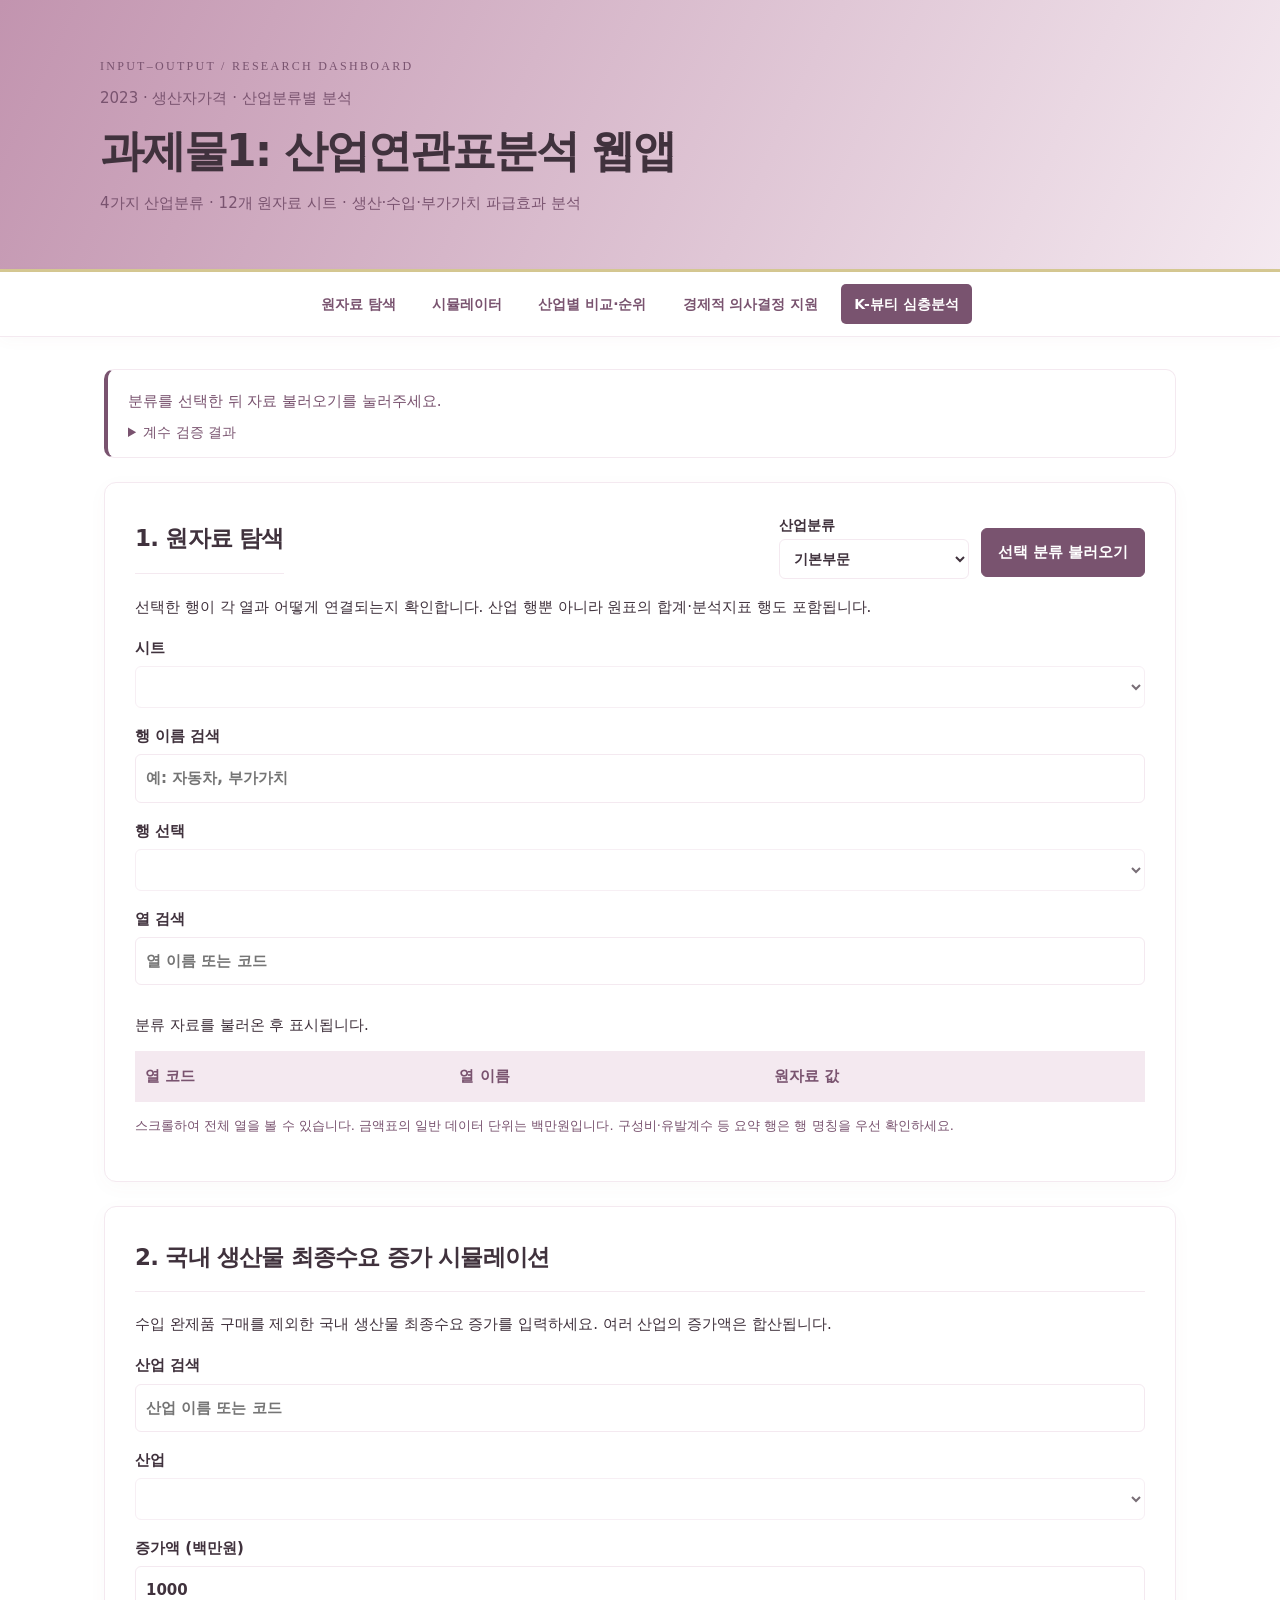
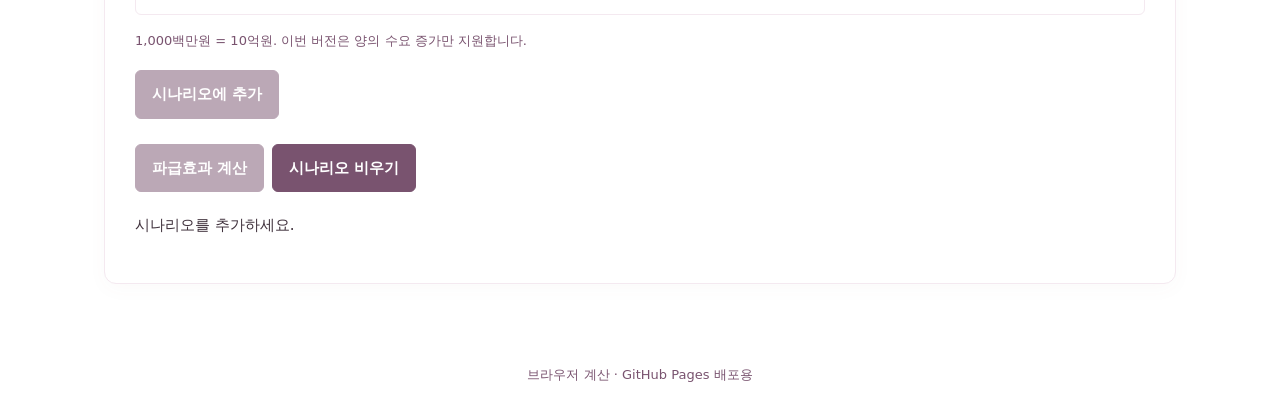
<file: index.html>
<!DOCTYPE html>

<html lang="ko"><head><meta charset="utf-8"/><meta content="width=device-width,initial-scale=1" name="viewport"/><title>과제물1: 산업연관표분석 웹앱</title><link href="./style.css" rel="stylesheet"/><script defer="" src="./app.js"></script><style>
/* Premium editorial theme */
:root{--paper:#ffffff;--surface:#ffffff;--ink:#40323D;--muted:#79536F;--line:#F4E9F0;--accent:#79536F;--soft:#F4E9F0;--dark:#79536F}
html{scroll-behavior:smooth}body{background:var(--paper);color:var(--ink);font-family:system-ui,-apple-system,"Malgun Gothic",sans-serif;line-height:1.75;font-size:15px}header{position:relative;background:linear-gradient(115deg,#C294AF,#F4E9F0);color:#40323D;padding:48px max(24px,calc((100% - 1080px)/2)) 44px;border-bottom:4px solid #C294AF}header h1{font-weight:650;letter-spacing:-.045em;line-height:1.25;font-size:clamp(28px,4vw,44px);margin:12px 0}header p{color:#79536F;margin:8px 0}header a{color:#40323D;text-underline-offset:4px;font-size:13px}header .eyebrow{font-family:Georgia,serif;letter-spacing:.19em;font-size:12px;color:#79536F}nav{position:sticky;top:0;z-index:10;display:flex;justify-content:center;align-items:center;gap:10px;flex-wrap:wrap;padding:12px 20px;background:#ffffff;border-bottom:1px solid var(--line);box-shadow:0 4px 14px #79536F08}nav a{color:var(--accent);text-decoration:none;font-weight:650;font-size:14px;padding:8px 13px;border-radius:5px}nav a:hover{background:var(--soft)}nav a[href$="beauty.html"]{background:var(--dark);color:white}main{max-width:1120px;padding:32px 24px;margin:auto}section{background:var(--surface);border:1px solid var(--line);border-radius:12px;padding:30px;margin-bottom:24px;box-shadow:0 5px 20px #79536F08;scroll-margin-top:100px}h2{font-size:23px;letter-spacing:-.035em;font-weight:650;margin-top:0;border-bottom:1px solid var(--line);padding-bottom:14px}h3{font-size:16px;letter-spacing:-.02em;color:var(--dark)}a{color:var(--accent)}label{color:var(--ink)}input,select{background:#ffffff;color:var(--ink);border:1px solid #F4E9F0;border-radius:6px;padding:10px;font:inherit}button{background:var(--accent);color:#ffffff;border:1px solid var(--accent);border-radius:6px;padding:10px 16px;font-weight:600;cursor:pointer}button:hover:not(:disabled){background:var(--dark);border-color:var(--dark);color:white}button:disabled{opacity:.5;cursor:not-allowed}:focus-visible{outline:3px solid #79536F;outline-offset:3px}.note{color:var(--muted);font-size:13px}table{font-variant-numeric:tabular-nums}th,thead{background:#F4E9F0;color:var(--dark)}th,td{border-bottom:1px solid var(--line);padding:12px 10px}tbody tr:hover{background:#F4E9F0}.metric,.card{background:#F4E9F0;border:1px solid #F4E9F0;border-radius:8px;padding:20px}.metric strong,.card strong{color:var(--accent);font-family:Georgia,serif;font-size:30px;letter-spacing:-.02em;font-weight:500}.viz{background:#ffffff;border:1px solid var(--line);padding:20px;border-radius:8px}.bar,.track{background:#F4E9F0}.fill,.bar i{background:#79536F}.flownode{border-color:#F4E9F0;background:#ffffff}.flowcenter{background:var(--dark)}.arrowcol{color:var(--accent)}.formula,pre{background:#F4E9F0;border-radius:6px}tr.focus td{background:#F4E9F0;color:#40323D}.loading-status{background:var(--surface);border-color:var(--line);border-left:4px solid #79536F}.loading-status details,#status{color:var(--muted)}footer{color:var(--muted);text-align:center;padding:24px;font-size:13px} @media(max-width:600px){header{padding:28px 20px}main{padding:14px}section{padding:17px}nav{gap:2px;padding:8px}nav a{font-size:12px;padding:6px 8px}h2{font-size:20px}.viz{padding:12px}}@media print{body,section{background:white;box-shadow:none}nav,button{display:none}header{background:white;color:#40323D;border-bottom:1px solid #aaa}header p,header a,header .eyebrow{color:#40323D}}

/* Mauve editorial theme */
header{background:linear-gradient(115deg,#C294AF,#F4E9F0)!important;color:#40323D!important;border-bottom:3px solid #C294AF!important}header h1,header a{color:#40323D!important}header p{color:#79536F!important}header .eyebrow{color:#79536F!important}body{background:#ffffff!important}section{background:#fff!important}input:focus,select:focus,button:focus-visible,a:focus-visible{outline:2px solid #79536F;outline-offset:2px} @media print{header{background:#fff!important;color:#40323D!important}body{background:#fff!important}}
</style><style>body{background:#fff!important}header{background:linear-gradient(115deg,#F4E9F0,#C294AF)!important;border-bottom:3px solid #C294AF!important} .stack span:nth-child(2),.stack span:nth-child(3){color:#40323D} .sw{border:1px solid #79536F55} .bar i{border-radius:4px} .viz{background:#fff} .metric{background:#F4E9F0} .chartrow .bar{background:#F4E9F0} @media print{header{background:white!important}}</style><style>
/* Mood board accent */
header{background:linear-gradient(115deg,#C294AF,#F4E9F0)!important;border-bottom:3px solid #D5C892!important}nav a:hover{background:#F4E9F0} .stack span{color:#40323D!important}.stack span:first-child{color:white!important}.metric{border-top:3px solid #D5C892!important}button:hover:not(:disabled){background:#D5C892!important;color:#40323D!important;border-color:#D5C892!important}
@media print{header{background:white!important}}
</style></head>
<body><header><p class="eyebrow">INPUT–OUTPUT / RESEARCH DASHBOARD</p><p>2023 · 생산자가격 · 산업분류별 분석</p><h1>과제물1: 산업연관표분석 웹앱</h1><p>4가지 산업분류 · 12개 원자료 시트 · 생산·수입·부가가치 파급효과 분석</p></header>
<nav aria-label="주요 메뉴"><a href="#explorer">원자료 탐색</a><a href="#simulation">시뮬레이터</a><a href="./ranking.html">산업별 비교·순위</a><a href="./decision.html">경제적 의사결정 지원</a><a href="./beauty.html">K-뷰티 심층분석</a></nav><main>
<aside aria-label="분석 준비 상태" class="loading-status"><p id="status" role="status">분류를 선택한 뒤 자료 불러오기를 눌러주세요.</p><details><summary>계수 검증 결과</summary><pre id="validation">아직 자료를 불러오지 않았습니다.</pre></details></aside>
<section id="explorer"><div class="section-heading"><h2>1. 원자료 탐색</h2><div class="load-controls"><label for="classification">산업분류<select id="classification"><option value="basic">기본부문</option><option value="large">통합대분류</option><option value="medium">통합중분류</option><option value="small">통합소분류</option></select></label><button id="load-basic" type="button">선택 분류 불러오기</button></div></div><p>선택한 행이 각 열과 어떻게 연결되는지 확인합니다. 산업 행뿐 아니라 원표의 합계·분석지표 행도 포함됩니다.</p><label>시트<select disabled="" id="sheet"></select></label><label>행 이름 검색<input disabled="" id="row-search" placeholder="예: 자동차, 부가가치"/></label><label>행 선택<select disabled="" id="row"></select></label><p id="unit"></p><label>열 검색<input disabled="" id="col-search" placeholder="열 이름 또는 코드"/></label><div class="scroll"><table><caption id="explore-caption">분류 자료를 불러온 후 표시됩니다.</caption><thead><tr><th>열 코드</th><th>열 이름</th><th>원자료 값</th></tr></thead><tbody id="cells"></tbody></table></div><p class="note">스크롤하여 전체 열을 볼 수 있습니다. 금액표의 일반 데이터 단위는 백만원입니다. 구성비·유발계수 등 요약 행은 행 명칭을 우선 확인하세요.</p></section>
<section id="simulation"><h2>2. 국내 생산물 최종수요 증가 시뮬레이션</h2><p>수입 완제품 구매를 제외한 국내 생산물 최종수요 증가를 입력하세요. 여러 산업의 증가액은 합산됩니다.</p><label>산업 검색<input disabled="" id="sector-search" placeholder="산업 이름 또는 코드"/></label><form id="scenario"><label>산업<select disabled="" id="sector" required=""></select></label><label>증가액 (백만원)<input disabled="" id="amount" min="0.01" required="" step="any" type="number" value="1000"/></label><p class="note">1,000백만원 = 10억원. 이번 버전은 양의 수요 증가만 지원합니다.</p><button disabled="" id="add">시나리오에 추가</button></form><ul id="basket"></ul><button disabled="" id="run">파급효과 계산</button><button id="clear">시나리오 비우기</button><p id="sim-status" role="status">시나리오를 추가하세요.</p><div hidden="" id="results"><div class="cards" id="cards"></div><h3>생산유발액 상위 15개 산업</h3><div id="bars"></div><button id="download">전체 산업 CSV 다운로드</button><div class="scroll"><table><caption>산업별 유발액 — 백만원, 생산유발액 내림차순</caption><thead><tr><th>코드</th><th>산업</th><th>생산</th><th>수입</th><th>부가가치</th></tr></thead><tbody id="result-rows"></tbody></table></div></div></section>
</main><footer>브라우저 계산 · GitHub Pages 배포용</footer></body></html>
</file>
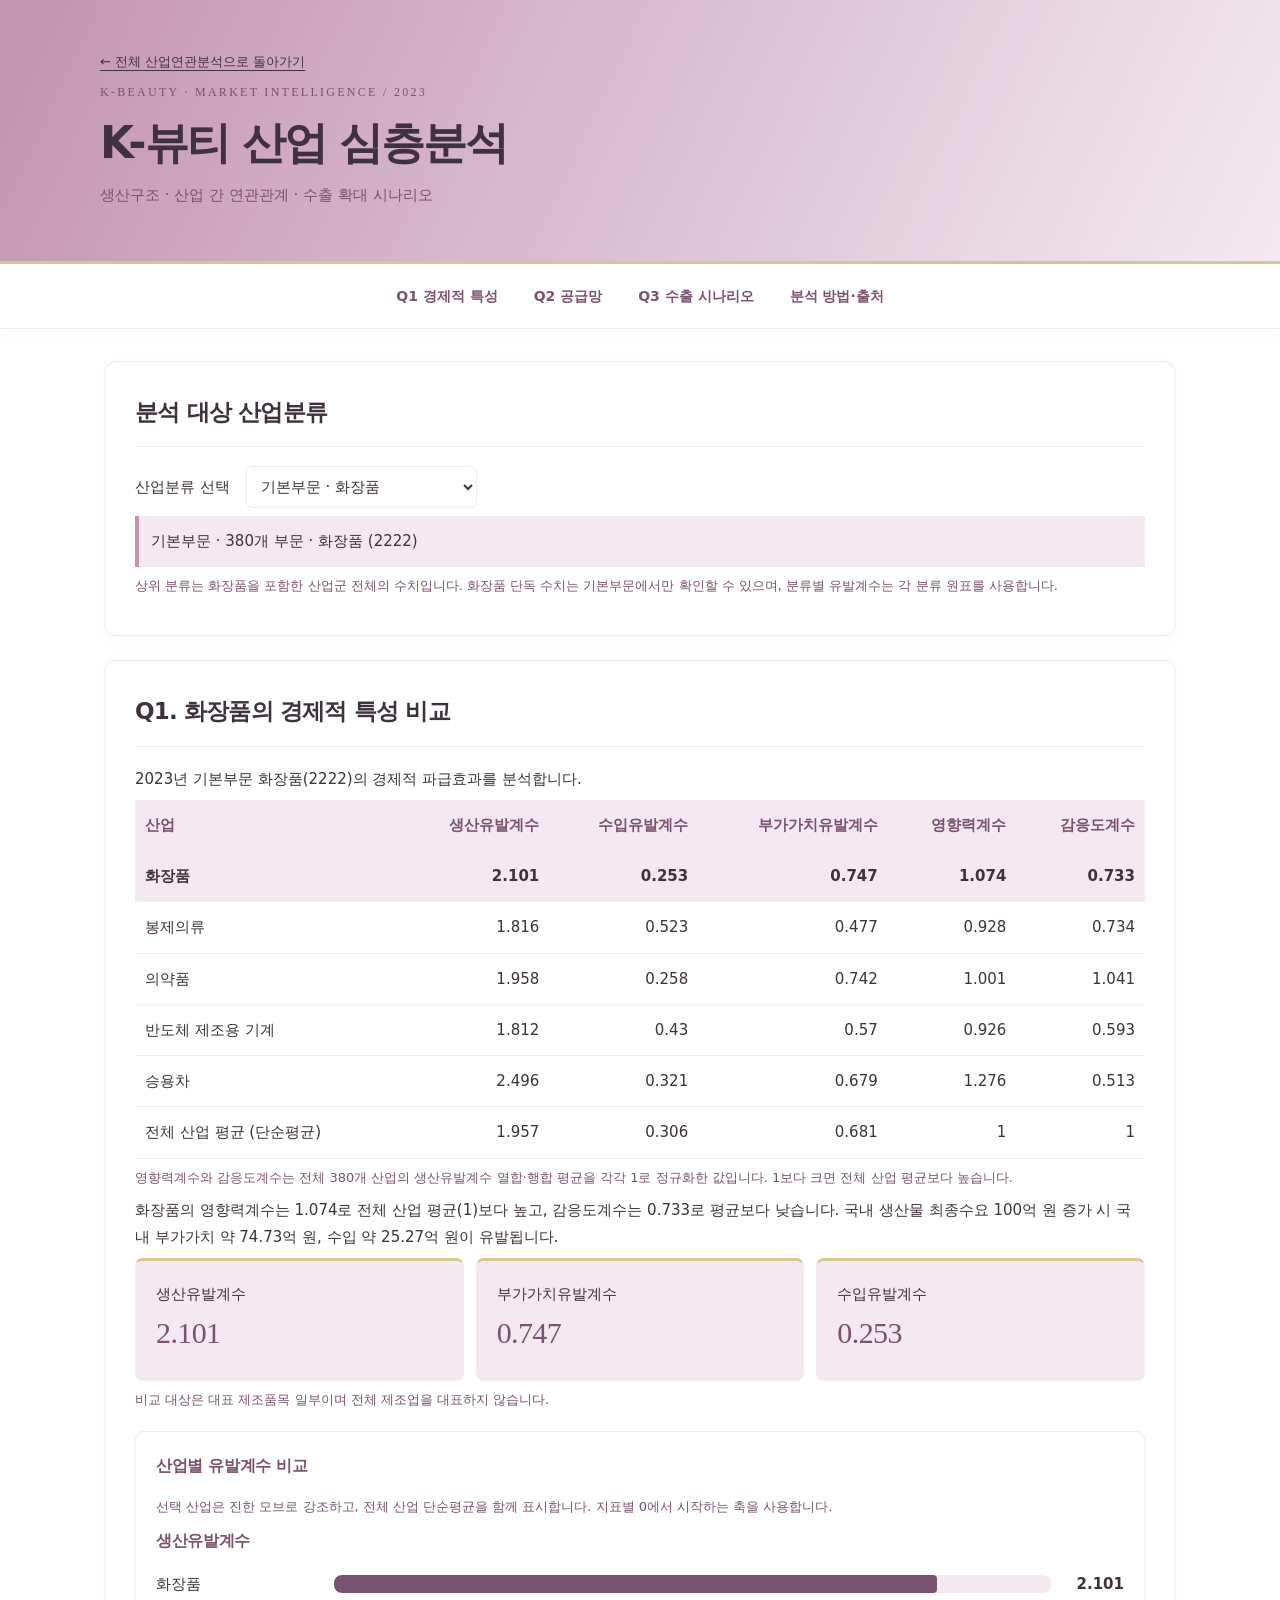
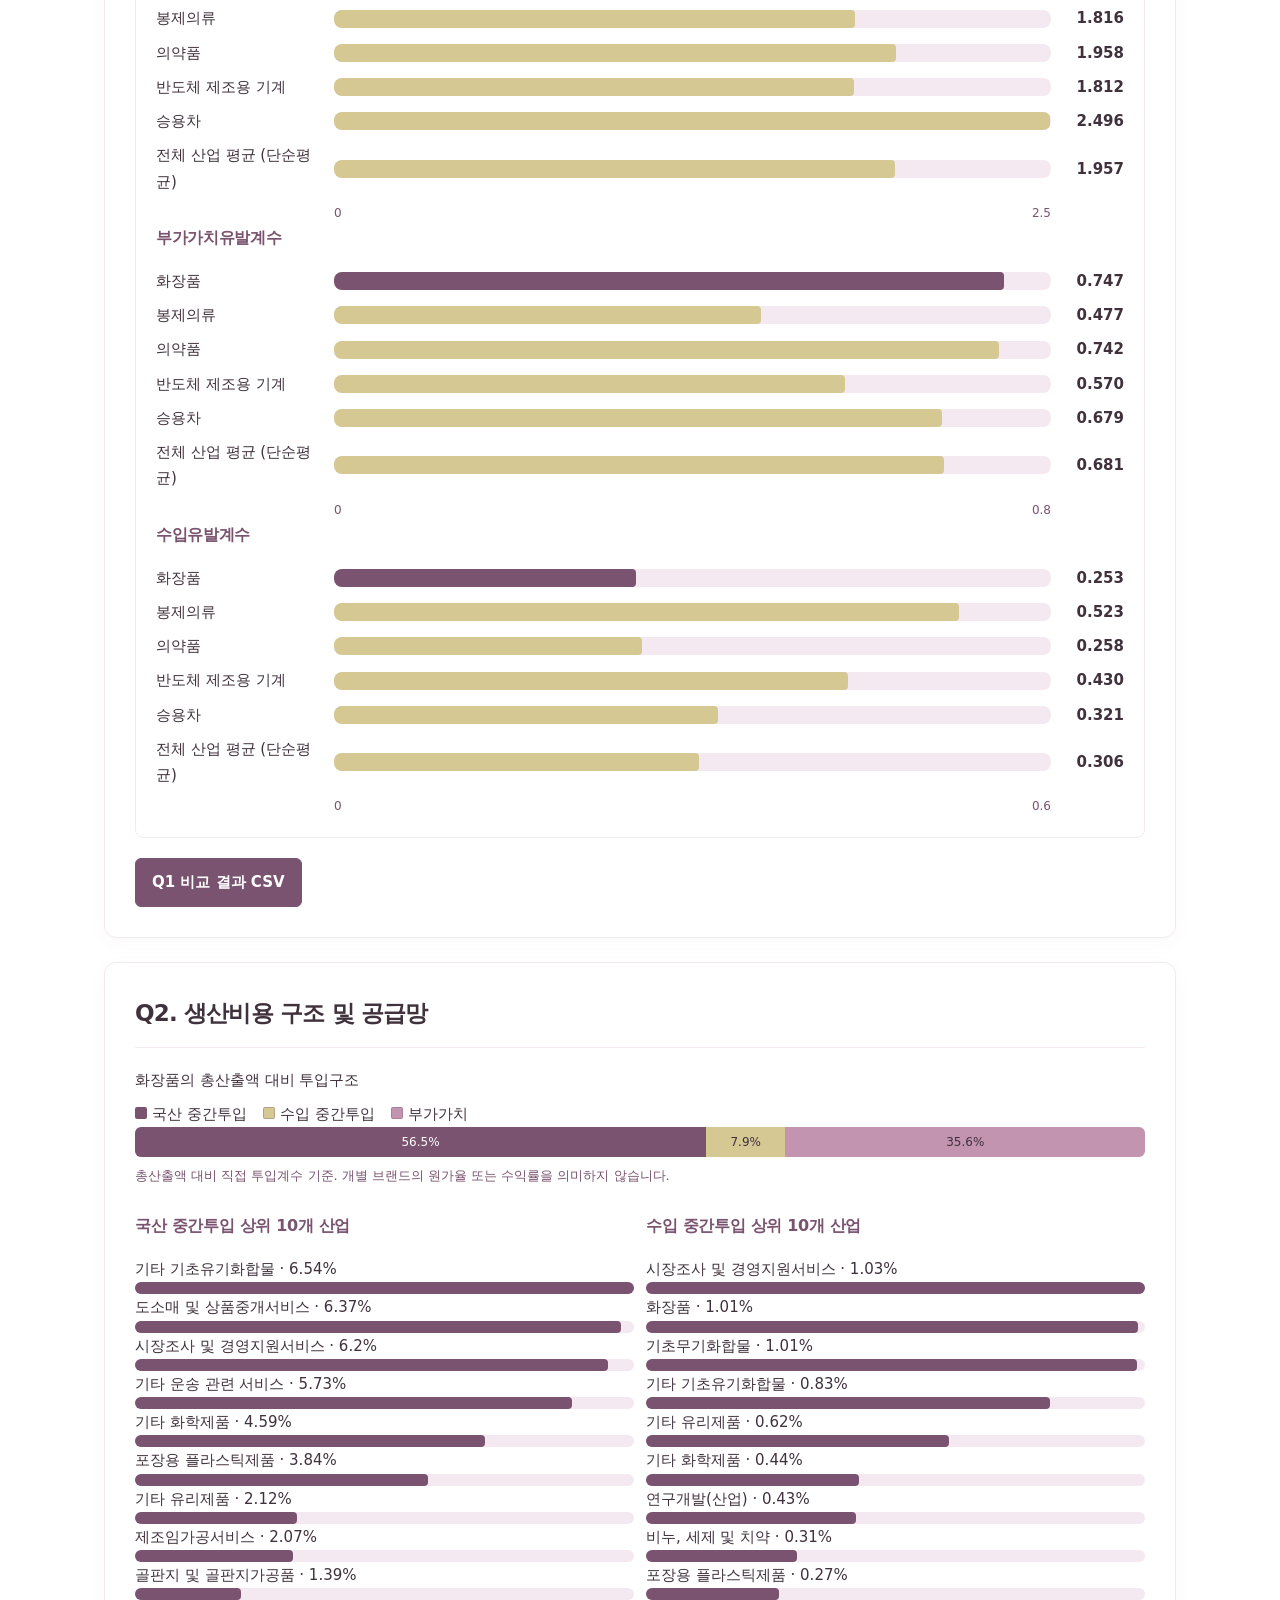
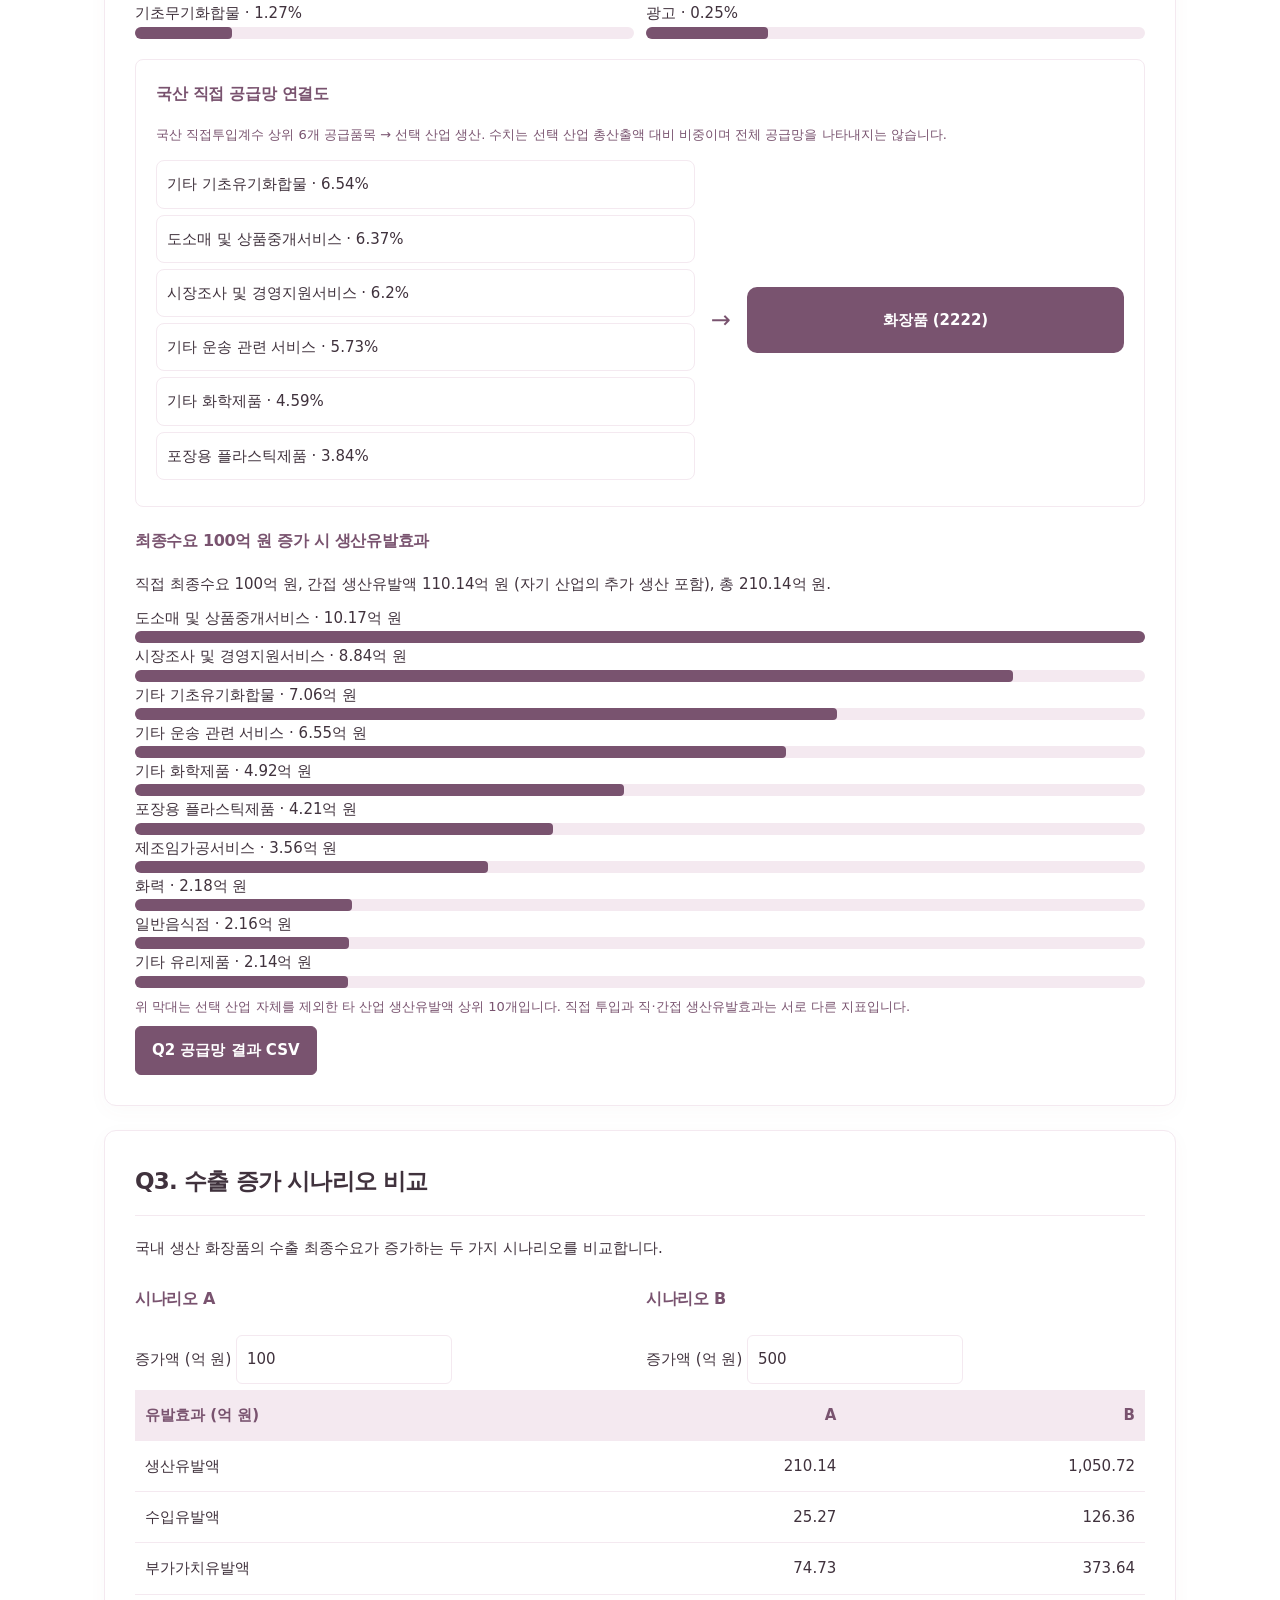
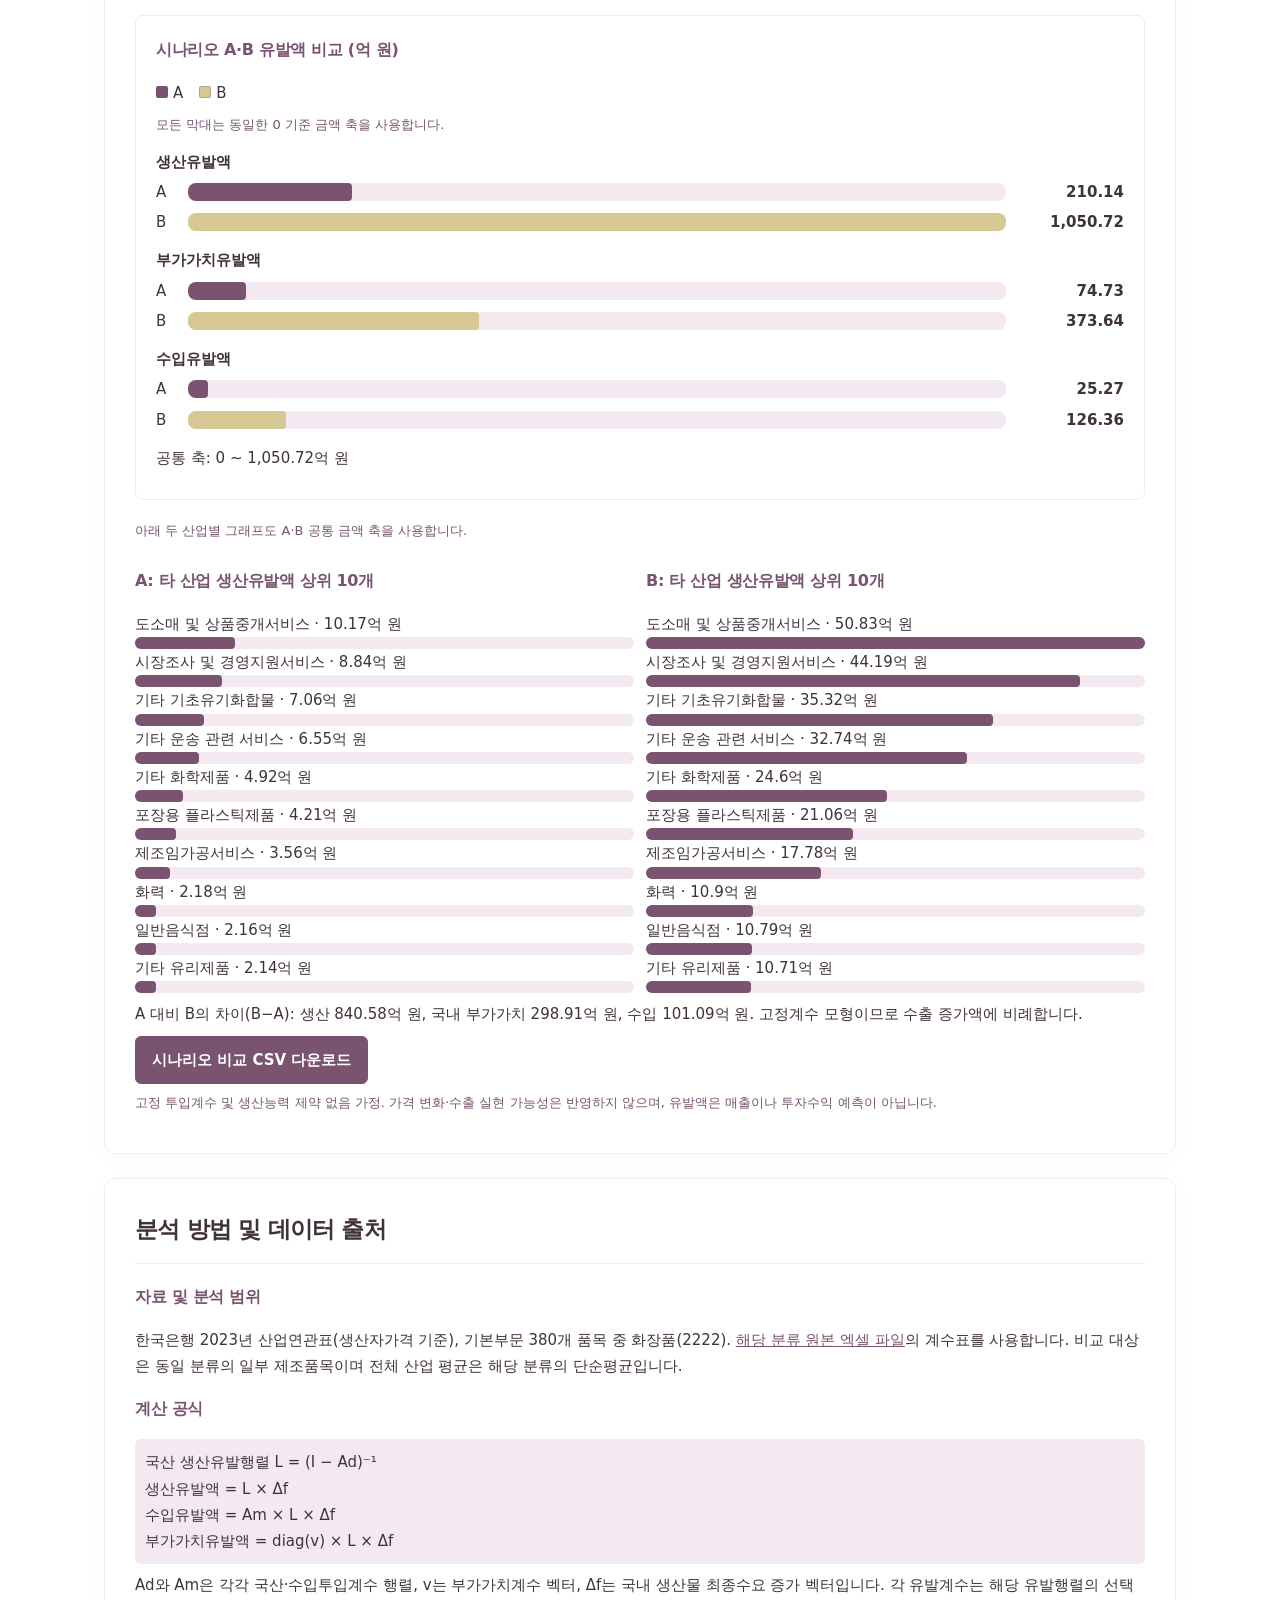
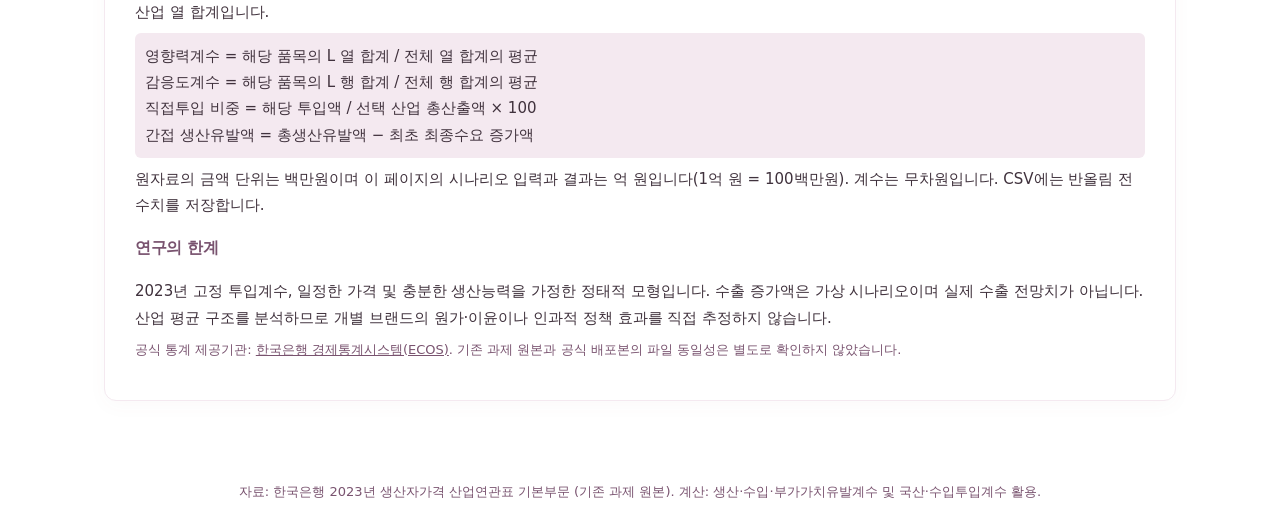
<file: beauty.html>
<!doctype html><html lang="ko"><head><meta charset="utf-8"><meta name="viewport" content="width=device-width,initial-scale=1"><title>K-뷰티 산업 심층분석</title><style>
*{box-sizing:border-box}body{margin:0;background:#ffffff;color:#40323D;font:15px/1.65 system-ui,sans-serif}header{background:#40323D;color:white;padding:32px max(5%,calc((100% - 1080px)/2));}header h1{margin:6px 0;font-size:clamp(24px,4vw,38px)}header a{color:#fff}main{max-width:1080px;margin:auto;padding:20px}section{background:white;border:1px solid #F4E9F0;border-radius:12px;padding:22px;margin-bottom:18px}h2{margin-top:0;font-size:21px}h3{font-size:16px}p{margin:8px 0}label{display:inline-block;margin:6px 16px 6px 0}select,input{font:inherit;padding:8px;border:1px solid #aaa;border-radius:6px;max-width:100%}table{border-collapse:collapse;width:100%;font-variant-numeric:tabular-nums}th,td{padding:10px;border-bottom:1px solid #eee;text-align:right}th:first-child,td:first-child{text-align:left}th{background:#F4E9F0} .scroll{overflow:auto}.grid{display:grid;grid-template-columns:repeat(auto-fit,minmax(220px,1fr));gap:12px}.metric{padding:16px;background:#ffffff;border-radius:8px}.metric strong{display:block;font-size:26px}.bar{height:12px;background:#eee;border-radius:8px;overflow:hidden}.bar i{display:block;height:100%;background:#79536F}.note{color:#79536F;font-size:13px}.legend{display:flex;gap:16px;flex-wrap:wrap}.sw{display:inline-block;width:12px;height:12px;margin-right:5px;border-radius:2px}.stack{display:flex;height:30px;border-radius:6px;overflow:hidden}.stack span{display:flex;align-items:center;justify-content:center;color:white;font-size:12px;white-space:nowrap}a{color:#79536F}button{padding:9px 14px;font:inherit;border:1px solid #79536F;border-radius:6px;background:white;color:#79536F;cursor:pointer}footer{max-width:1080px;margin:auto;padding:0 20px 25px;color:#79536F}
nav{position:sticky;top:0;z-index:2;background:#fff;border-bottom:1px solid #F4E9F0;display:flex;justify-content:center;gap:18px;flex-wrap:wrap;padding:12px}nav a{font-weight:600;text-decoration:none}section{scroll-margin-top:100px}.viz{margin:20px 0;padding:16px;background:#ffffff;border:1px solid #F4E9F0;border-radius:10px}.viz h3{margin-top:0}.chartrow{display:grid;grid-template-columns:minmax(100px,170px) 1fr 65px;gap:8px;align-items:center;margin:8px 0}.chartrow .bar{height:18px}.chartrow b{text-align:right;font-variant-numeric:tabular-nums}.axis{display:flex;justify-content:space-between;color:#79536F;font-size:12px;margin-left:178px;margin-right:73px}.flowgrid{display:grid;grid-template-columns:1fr 32px 0.7fr;gap:10px;align-items:center}.flownode{border:1px solid #F4E9F0;border-radius:8px;padding:10px;background:#fff;margin:6px 0}.flowcenter{background:#79536F;color:#fff;text-align:center;padding:20px 8px;border-radius:10px;font-weight:bold}.arrowcol{text-align:center;color:#79536F;font-size:24px}.pair{margin:12px 0}.pairline{display:grid;grid-template-columns:24px 1fr 110px;align-items:center;gap:8px;margin:4px 0}.pairline .bar{height:18px}.pairline b{text-align:right}.formula{background:#F4E9F0;padding:10px;border-radius:6px;overflow-wrap:anywhere}tr.focus td{background:#F4E9F0;font-weight:650}button:disabled{opacity:.5;cursor:not-allowed}@media(max-width:600px){.chartrow{grid-template-columns:100px 1fr 50px}.axis{margin-left:108px;margin-right:58px}.flowgrid{grid-template-columns:1fr}.arrowcol{transform:rotate(90deg)}.pairline{grid-template-columns:20px 1fr 85px}section{padding:14px}}@media print{nav,button{display:none}section{break-inside:auto}.viz{break-inside:avoid}body{background:white}}

/* Mauve editorial theme */
header{background:linear-gradient(115deg,#C294AF,#F4E9F0)!important;color:#40323D!important;border-bottom:3px solid #C294AF!important}header h1,header a{color:#40323D!important}header p{color:#79536F!important}header .eyebrow{color:#79536F!important}body{background:#ffffff!important}section{background:#fff!important}input:focus,select:focus,button:focus-visible,a:focus-visible{outline:2px solid #79536F;outline-offset:2px} @media print{header{background:#fff!important;color:#40323D!important}body{background:#fff!important}}
</style><script src="beauty-levels.js"></script><style>
/* Premium editorial theme */
:root{--paper:#ffffff;--surface:#ffffff;--ink:#40323D;--muted:#79536F;--line:#F4E9F0;--accent:#79536F;--soft:#F4E9F0;--dark:#79536F}
html{scroll-behavior:smooth}body{background:var(--paper);color:var(--ink);font-family:system-ui,-apple-system,"Malgun Gothic",sans-serif;line-height:1.75;font-size:15px}header{position:relative;background:linear-gradient(115deg,#C294AF,#F4E9F0);color:#40323D;padding:48px max(24px,calc((100% - 1080px)/2)) 44px;border-bottom:4px solid #C294AF}header h1{font-weight:650;letter-spacing:-.045em;line-height:1.25;font-size:clamp(28px,4vw,44px);margin:12px 0}header p{color:#79536F;margin:8px 0}header a{color:#40323D;text-underline-offset:4px;font-size:13px}header .eyebrow{font-family:Georgia,serif;letter-spacing:.19em;font-size:12px;color:#79536F}nav{position:sticky;top:0;z-index:10;display:flex;justify-content:center;align-items:center;gap:10px;flex-wrap:wrap;padding:12px 20px;background:#ffffff;border-bottom:1px solid var(--line);box-shadow:0 4px 14px #79536F08}nav a{color:var(--accent);text-decoration:none;font-weight:650;font-size:14px;padding:8px 13px;border-radius:5px}nav a:hover{background:var(--soft)}nav a[href$="beauty.html"]{background:var(--dark);color:white}main{max-width:1120px;padding:32px 24px;margin:auto}section{background:var(--surface);border:1px solid var(--line);border-radius:12px;padding:30px;margin-bottom:24px;box-shadow:0 5px 20px #79536F08;scroll-margin-top:100px}h2{font-size:23px;letter-spacing:-.035em;font-weight:650;margin-top:0;border-bottom:1px solid var(--line);padding-bottom:14px}h3{font-size:16px;letter-spacing:-.02em;color:var(--dark)}a{color:var(--accent)}label{color:var(--ink)}input,select{background:#ffffff;color:var(--ink);border:1px solid #F4E9F0;border-radius:6px;padding:10px;font:inherit}button{background:var(--accent);color:#ffffff;border:1px solid var(--accent);border-radius:6px;padding:10px 16px;font-weight:600;cursor:pointer}button:hover:not(:disabled){background:var(--dark);border-color:var(--dark);color:white}button:disabled{opacity:.5;cursor:not-allowed}:focus-visible{outline:3px solid #79536F;outline-offset:3px}.note{color:var(--muted);font-size:13px}table{font-variant-numeric:tabular-nums}th,thead{background:#F4E9F0;color:var(--dark)}th,td{border-bottom:1px solid var(--line);padding:12px 10px}tbody tr:hover{background:#F4E9F0}.metric,.card{background:#F4E9F0;border:1px solid #F4E9F0;border-radius:8px;padding:20px}.metric strong,.card strong{color:var(--accent);font-family:Georgia,serif;font-size:30px;letter-spacing:-.02em;font-weight:500}.viz{background:#ffffff;border:1px solid var(--line);padding:20px;border-radius:8px}.bar,.track{background:#F4E9F0}.fill,.bar i{background:#79536F}.flownode{border-color:#F4E9F0;background:#ffffff}.flowcenter{background:var(--dark)}.arrowcol{color:var(--accent)}.formula,pre{background:#F4E9F0;border-radius:6px}tr.focus td{background:#F4E9F0;color:#40323D}.loading-status{background:var(--surface);border-color:var(--line);border-left:4px solid #79536F}.loading-status details,#status{color:var(--muted)}footer{color:var(--muted);text-align:center;padding:24px;font-size:13px} @media(max-width:600px){header{padding:28px 20px}main{padding:14px}section{padding:17px}nav{gap:2px;padding:8px}nav a{font-size:12px;padding:6px 8px}h2{font-size:20px}.viz{padding:12px}}@media print{body,section{background:white;box-shadow:none}nav,button{display:none}header{background:white;color:#40323D;border-bottom:1px solid #aaa}header p,header a,header .eyebrow{color:#40323D}}
</style><style>body{background:#fff!important}header{background:linear-gradient(115deg,#F4E9F0,#C294AF)!important;border-bottom:3px solid #C294AF!important} .stack span:nth-child(2),.stack span:nth-child(3){color:#40323D} .sw{border:1px solid #79536F55} .bar i{border-radius:4px} .viz{background:#fff} .metric{background:#F4E9F0} .chartrow .bar{background:#F4E9F0} @media print{header{background:white!important}}</style><style>
/* Mood board accent */
header{background:linear-gradient(115deg,#C294AF,#F4E9F0)!important;border-bottom:3px solid #D5C892!important}nav a:hover{background:#F4E9F0} .stack span{color:#40323D!important}.stack span:first-child{color:white!important}.metric{border-top:3px solid #D5C892!important}button:hover:not(:disabled){background:#D5C892!important;color:#40323D!important;border-color:#D5C892!important}
@media print{header{background:white!important}}
</style></head><body><header><a href="index.html">← 전체 산업연관분석으로 돌아가기</a><p class="eyebrow">K-BEAUTY · MARKET INTELLIGENCE / 2023</p><h1>K-뷰티 산업 심층분석</h1><p>생산구조 · 산업 간 연관관계 · 수출 확대 시나리오</p></header><nav aria-label="연구질문 바로가기"><a href="#q1">Q1 경제적 특성</a><a href="#q2">Q2 공급망</a><a href="#q3">Q3 수출 시나리오</a><a href="#method">분석 방법·출처</a></nav><main><section id="scope"><h2>분석 대상 산업분류</h2><label for="level">산업분류 선택</label><select id="level"><option value="basic">기본부문 · 화장품</option><option value="small">통합소분류 · 비누 및 화장품</option><option value="medium">통합중분류 · 기타 화학제품</option><option value="large">통합대분류 · 화학제품</option></select><p id="scopeInfo" style="padding:12px;background:#F4E9F0;border-left:4px solid #C294AF"></p><p class="note">상위 분류는 화장품을 포함한 산업군 전체의 수치입니다. 화장품 단독 수치는 기본부문에서만 확인할 수 있으며, 분류별 유발계수는 각 분류 원표를 사용합니다.</p></section>
<section id="q1"><h2>Q1. 화장품산업의 경제적 특성 비교</h2><p>2023년 기본부문 화장품(2222)의 경제적 파급효과를 분석합니다.</p><div class="scroll"><table><thead><tr><th>산업</th><th>생산유발계수</th><th>수입유발계수</th><th>부가가치유발계수</th><th>영향력계수</th><th>감응도계수</th></tr></thead><tbody id="compare"></tbody></table></div><p class="note">영향력계수와 감응도계수는 전체 380개 산업의 생산유발계수 열합·행합 평균을 각각 1로 정규화한 값입니다. 1보다 크면 전체 산업 평균보다 높습니다.</p><p id="summary"></p><div class="grid" id="metrics"></div><p class="note">비교 대상은 대표 제조품목 일부이며 전체 제조업을 대표하지 않습니다.</p><div class="viz"><h3>산업별 유발계수 비교</h3><p class="note">화장품은 진한 모브로 강조하고, 전체 산업 단순평균을 함께 표시합니다. 지표별 0에서 시작하는 축을 사용합니다.</p><div id="q1charts"></div></div><button id="csv1">Q1 비교 결과 CSV</button></section>
<section id="q2"><h2>Q2. 생산비용 구조 및 공급망</h2><p>화장품 제조업의 총산출액 대비 투입구조</p><div class="legend"><span><i class="sw" style="background:#79536F"></i>국산 중간투입</span><span><i class="sw" style="background:#D5C892"></i>수입 중간투입</span><span><i class="sw" style="background:#C294AF"></i>부가가치</span></div><div id="cost"></div><p class="note">총산출액 대비 직접 투입계수 기준. 개별 브랜드의 원가율 또는 수익률을 의미하지 않습니다.</p><div class="grid"><div><h3>국산 중간투입 상위 10개 산업</h3><div id="domestic"></div></div><div><h3>수입 중간투입 상위 10개 산업</h3><div id="imported"></div></div></div><div class="viz"><h3>국산 직접 공급망 연결도</h3><p class="note">국산 직접투입계수 상위 6개 공급품목 → 화장품 생산. 수치는 화장품 총산출액 대비 비중이며 전체 공급망을 나타내지는 않습니다.</p><div id="flow" class="flowgrid"></div></div><h3>최종수요 100억 원 증가 시 생산유발효과</h3><p id="direct"></p><div id="related"></div><p class="note">위 막대는 화장품 자체를 제외한 타 산업 생산유발액 상위 10개입니다. 직접 투입과 직·간접 생산유발효과는 서로 다른 지표입니다.</p><button id="csv2">Q2 공급망 결과 CSV</button></section>
<section id="q3"><h2>Q3. 수출 증가 시나리오 비교</h2><p>국내 생산 화장품의 수출 최종수요가 증가하는 두 가지 시나리오를 비교합니다.</p><div class="grid"><div><h3>시나리오 A</h3><label>증가액 (억 원) <input id="amtA" type="number" min="0" step="any" value="100"></label></div><div><h3>시나리오 B</h3><label>증가액 (억 원) <input id="amtB" type="number" min="0" step="any" value="500"></label></div></div><div id="error" role="status"></div><div class="scroll"><table><thead><tr><th>유발효과 (억 원)</th><th>A</th><th>B</th></tr></thead><tbody id="sim"></tbody></table></div><div class="viz"><h3>시나리오 A·B 유발액 비교 (억 원)</h3><div class="legend"><span><i class="sw" style="background:#79536F"></i>A</span><span><i class="sw" style="background:#D5C892"></i>B</span></div><p class="note">모든 막대는 동일한 0 기준 금액 축을 사용합니다.</p><div id="scenarioChart"></div></div><p class="note">아래 두 산업별 그래프도 A·B 공통 금액 축을 사용합니다.</p><div class="grid"><div><h3>A: 타 산업 생산유발액 상위 10개</h3><div id="topA"></div></div><div><h3>B: 타 산업 생산유발액 상위 10개</h3><div id="topB"></div></div></div><p id="interpret"></p><button id="download">시나리오 비교 CSV 다운로드</button><p class="note">고정 투입계수 및 생산능력 제약 없음 가정. 가격 변화·수출 실현 가능성은 반영하지 않으며, 유발액은 매출이나 투자수익 예측이 아닙니다.</p></section>
<section id="method"><h2>분석 방법 및 데이터 출처</h2><h3>자료 및 분석 범위</h3><p>한국은행 2023년 산업연관표(생산자가격 기준), 기본부문 380개 품목 중 화장품(2222). 기존 과제에 포함된 <a href="data/io-2023.xlsx">원본 엑셀 파일</a>의 계수표를 사용합니다. 비교 제조품목은 봉제의류, 의약품, 반도체 제조용 기계, 승용차로 선정했습니다. 전체 산업 평균은 380개 품목의 단순평균입니다.</p><h3>계산 공식</h3><p class="formula">국산 생산유발행렬 L = (I − Ad)⁻¹<br>생산유발액 = L × Δf<br>수입유발액 = Am × L × Δf<br>부가가치유발액 = diag(v) × L × Δf</p><p>Ad와 Am은 각각 국산·수입투입계수 행렬, v는 부가가치계수 벡터, Δf는 국내 생산물 최종수요 증가 벡터입니다. 각 유발계수는 해당 유발행렬의 화장품 열 합계입니다.</p><p class="formula">영향력계수 = 해당 품목의 L 열 합계 / 전체 열 합계의 평균<br>감응도계수 = 해당 품목의 L 행 합계 / 전체 행 합계의 평균<br>직접투입 비중 = 해당 투입액 / 화장품 총산출액 × 100<br>간접 생산유발액 = 총생산유발액 − 최초 최종수요 증가액</p><p>원자료의 금액 단위는 백만원이며 이 페이지의 시나리오 입력과 결과는 억 원입니다(1억 원 = 100백만원). 계수는 무차원입니다. CSV에는 반올림 전 수치를 저장합니다.</p><h3>연구의 한계</h3><p>2023년 고정 투입계수, 일정한 가격 및 충분한 생산능력을 가정한 정태적 모형입니다. 수출 증가액은 가상 시나리오이며 실제 수출 전망치가 아닙니다. 산업 평균 구조를 분석하므로 개별 브랜드의 원가·이윤이나 인과적 정책 효과를 직접 추정하지 않습니다.</p><p class="note">공식 통계 제공기관: <a href="https://ecos.bok.or.kr/">한국은행 경제통계시스템(ECOS)</a>. 기존 과제 원본과 공식 배포본의 파일 동일성은 별도로 확인하지 않았습니다.</p></section></main><footer>자료: 한국은행 2023년 생산자가격 산업연관표 기본부문 (기존 과제 원본). 계산: 생산·수입·부가가치유발계수 및 국산·수입투입계수 활용.</footer><script>
const $=id=>document.getElementById(id), fmt=(n,k=3)=>n.toLocaleString('ko-KR',{maximumFractionDigits:k});const requested=new URLSearchParams(location.search).get('level');const level=Object.hasOwn(BEAUTY_LEVELS,requested)?requested:'basic';const pack=BEAUTY_LEVELS[level];const data=pack.data, BEAUTY_COMPARISON=pack.comparison;const target=data[0];$('level').value=level;$('level').onchange=()=>{const u=new URL(location.href);u.searchParams.set('level',$('level').value);u.hash='scope';location.href=u.href};$('scopeInfo').textContent=`${pack.label} · ${pack.n}개 부문 · ${target.name} (${target.code})`;document.querySelector('#q1 h2').textContent='Q1. '+target.name+'의 경제적 특성 비교';document.querySelector('#q1 > p').textContent=`2023년 ${pack.label} ${target.name}(${target.code})의 경제적 파급효과를 분석합니다.`;document.querySelector('#q2 > p').textContent=target.name+'의 총산출액 대비 투입구조';document.querySelector('#q3 > p').textContent='국내 생산 '+target.name+'의 수출 최종수요가 증가하는 두 가지 시나리오를 비교합니다.';document.querySelector('#method h3 + p').replaceChildren(document.createTextNode(`한국은행 2023년 산업연관표(생산자가격 기준), ${pack.label} ${pack.n}개 품목 중 ${target.name}(${target.code}). `));const sourceLink=document.createElement('a');sourceLink.href='data/'+pack.file;sourceLink.textContent='해당 분류 원본 엑셀 파일';document.querySelector('#method h3 + p').append(sourceLink,document.createTextNode('의 계수표를 사용합니다. 비교 대상은 동일 분류의 일부 제조품목이며 전체 산업 평균은 해당 분류의 단순평균입니다.'));for(const p of document.querySelectorAll('p.note,.formula,#method p,footer')){if(p.id==='scopeInfo'||p.closest('#scope')||p.querySelector('a'))continue;for(const node of p.childNodes){if(node.nodeType!==3)continue;node.textContent=node.textContent.replaceAll('전체 380개 산업',`전체 ${pack.n}개 산업`).replaceAll('화장품','선택 산업').replace('산업연관표 기본부문','산업연관표 '+pack.label);}}const el=(tag,t)=>{let x=document.createElement(tag);x.textContent=t;return x};function row(parent,values){let r=el('tr','');values.forEach(x=>r.append(el('td',x)));parent.append(r)};[...data,...BEAUTY_COMPARISON].forEach(d=>row($('compare'),[d.name,...['production','imports','valueAdded','backward','forward'].map(k=>fmt(d[k]))]));const c=data[0];for(const [label,value] of [['생산유발계수',c.production],['부가가치유발계수',c.valueAdded],['수입유발계수',c.imports]]){const m=el('div','');m.className='metric';m.append(el('span',label),el('strong',fmt(value)));$('metrics').append(m)}$('summary').textContent=` ${c.name}의 영향력계수는 ${fmt(c.backward)}로 전체 산업 평균(1)${c.backward>1?"보다 높고":c.backward<1?"보다 낮고":"과 같고"}, 감응도계수는 ${fmt(c.forward)}로 평균${c.forward>1?"보다 높습니다":c.forward<1?"보다 낮습니다":"과 같습니다"}. 국내 생산물 최종수요 100억 원 증가 시 국내 부가가치 약 ${fmt(c.valueAdded*100,2)}억 원, 수입 약 ${fmt(c.imports*100,2)}억 원이 유발됩니다.`;function bars(id,items,key,scale=1,unit='',sharedMax=null){let p=$(id);p.replaceChildren();let top=items.filter(r=>r[key]>0&&scale>0).sort((a,b)=>b[key]-a[key]).slice(0,10),max=sharedMax??((top[0]?.[key]||1)*scale);for(let r of top){let d=el('div',r.name+' · '+fmt(r[key]*scale,2)+unit);let b=el('div','');b.className='bar';let i=el('i','');i.style.width=100*r[key]*scale/(max||1)+'%';b.append(i);d.append(b);p.append(d)}}function supply(){let d=c, p=$('cost');p.replaceChildren();let stack=el('div','');stack.className='stack';d.cost.forEach((v,i)=>{let s=el('span',fmt(v*100,1)+'%');s.style.width=v*100+'%';s.style.background=['#79536F','#D5C892','#C294AF'][i];stack.append(s)});p.append(stack);bars('domestic',d.rows,'domestic',100,'%');bars('imported',d.rows,'imported',100,'%')};supply();let exported=[];function simulate(){let a=c,b=c,x=Number($('amtA').value),y=Number($('amtB').value);$('sim').replaceChildren();$('scenarioChart').replaceChildren();$('topA').replaceChildren();$('topB').replaceChildren();$('interpret').textContent='';exported=[];if(!Number.isFinite(x)||!Number.isFinite(y)||x<0||y<0||$('amtA').value===''||$('amtB').value===''){ $('error').textContent='0 이상의 유효한 증가액을 입력하세요.';$('download').disabled=true;return} $('error').textContent='';$('download').disabled=false;exported=[['산업분류',pack.label],['분석대상',c.name,c.code],['지표','시나리오 A','시나리오 B'],['수출 증가액(억원)',x,y]];for(let [k,t] of [['production','생산유발액'],['imports','수입유발액'],['valueAdded','부가가치유발액']]){let vals=[t,a[k]*x,b[k]*y];row($('sim'),[t,fmt(vals[1],2),fmt(vals[2],2)]);exported.push(vals)}exported.push(['산업별 생산유발액(억원)','A','B']);for(const r of c.rows)exported.push([r.name,r.production*x,r.production*y]);let shared=Math.max(x,y)*Math.max(...c.rows.filter(r=>r.code!==c.code).map(r=>r.production));bars('topA',a.rows.filter(r=>r.code!==a.code),'production',x,'억 원',shared);bars('topB',b.rows.filter(r=>r.code!==b.code),'production',y,'억 원',shared);drawScenario(x,y);$('interpret').textContent=`B 대비 A의 차이(B−A): 생산 ${fmt((y-x)*c.production,2)}억 원, 국내 부가가치 ${fmt((y-x)*c.valueAdded,2)}억 원, 수입 ${fmt((y-x)*c.imports,2)}억 원. 고정계수 모형이므로 수출 증가액에 비례합니다.`.replace('B 대비 A의 차이','A 대비 B의 차이')};for(let id of ['amtA','amtB'])$(id).addEventListener('input',simulate);simulate();$('download').onclick=()=>{let csv='\ufeff'+exported.map(r=>r.map(v=>'"'+String(v).replaceAll('"','""')+'"').join(',')).join('\r\n');let url=URL.createObjectURL(new Blob([csv],{type:'text/csv;charset=utf-8'}));let a=el('a','');a.href=url;a.download='beauty-'+level+'-scenario.csv';a.click();setTimeout(()=>URL.revokeObjectURL(url),1000)};

function barNode(value,max,color){let b=el('div','');b.className='bar';let i=el('i','');i.style.width=(100*value/(max||1))+'%';i.style.background=color;b.append(i);return b}
function drawScenario(x,y){let p=$('scenarioChart');let max=Math.max(x,y)*Math.max(c.production,c.valueAdded,c.imports);for(let [k,t] of [['production','생산유발액'],['valueAdded','부가가치유발액'],['imports','수입유발액']]){let group=el('div','');group.className='pair';group.append(el('strong',t));for(let [label,v,color] of [['A',x*c[k],'#79536F'],['B',y*c[k],'#D5C892']]){let r=el('div','');r.className='pairline';r.append(el('span',label),barNode(v,max,color),el('b',fmt(v,2)));group.append(r)}p.append(group)}p.append(el('p','공통 축: 0 ~ '+fmt(max,2)+'억 원'))}
function drawQ1(){let p=$('q1charts'),all=[...data,...BEAUTY_COMPARISON];for(let [k,t] of [['production','생산유발계수'],['valueAdded','부가가치유발계수'],['imports','수입유발계수']]){let max=Math.ceil(Math.max(...all.map(d=>d[k]))*10)/10;p.append(el('h3',t));for(let d of all){let r=el('div','');r.className='chartrow';r.append(el('span',d.name),barNode(d[k],max,d.code===c.code?'#79536F':'#D5C892'),el('b',d[k].toFixed(3)));p.append(r)}let ax=el('div','');ax.className='axis';ax.append(el('span','0'),el('span',fmt(max)));p.append(ax)}}
function drawFlow(){let p=$('flow'),left=el('div','');for(let r of [...c.rows].sort((a,b)=>b.domestic-a.domestic).slice(0,6)){let n=el('div',r.name+' · '+fmt(r.domestic*100,2)+'%');n.className='flownode';left.append(n)}let arrow=el('div','→');arrow.className='arrowcol';let center=el('div',c.name+' ('+c.code+')');center.className='flowcenter';p.append(left,arrow,center)}

function saveCSV(name,rows){let csv='\ufeff'+[['산업분류',pack.label],['분석대상',c.name,c.code],...rows].map(r=>r.map(v=>'"'+String(v).replaceAll('"','""')+'"').join(',')).join('\r\n');let u=URL.createObjectURL(new Blob([csv],{type:'text/csv;charset=utf-8'}));let a=el('a','');a.href=u;a.download=name;a.click();setTimeout(()=>URL.revokeObjectURL(u),1000)}
$('direct').textContent=`직접 최종수요 100억 원, 간접 생산유발액 ${fmt((c.production-1)*100,2)}억 원 (자기 산업의 추가 생산 포함), 총 ${fmt(c.production*100,2)}억 원.`;bars('related',c.rows.filter(r=>r.code!==c.code),'production',100,'억 원');$('csv1').onclick=()=>saveCSV('beauty-'+level+'-q1.csv',[['산업','생산유발계수','수입유발계수','부가가치유발계수','영향력계수','감응도계수'],...[...data,...BEAUTY_COMPARISON].map(d=>[d.name,d.production,d.imports,d.valueAdded,d.backward,d.forward])]);$('csv2').onclick=()=>saveCSV('beauty-'+level+'-q2.csv',[['산업코드','산업명','국산 직접투입계수','수입 직접투입계수','100억원 수요 생산유발액(억원)'],...c.rows.map(r=>[r.code,r.name,r.domestic,r.imported,r.production*100])]);
drawQ1();drawFlow();$("compare").rows[0].className="focus";
</script></body></html>
</file>
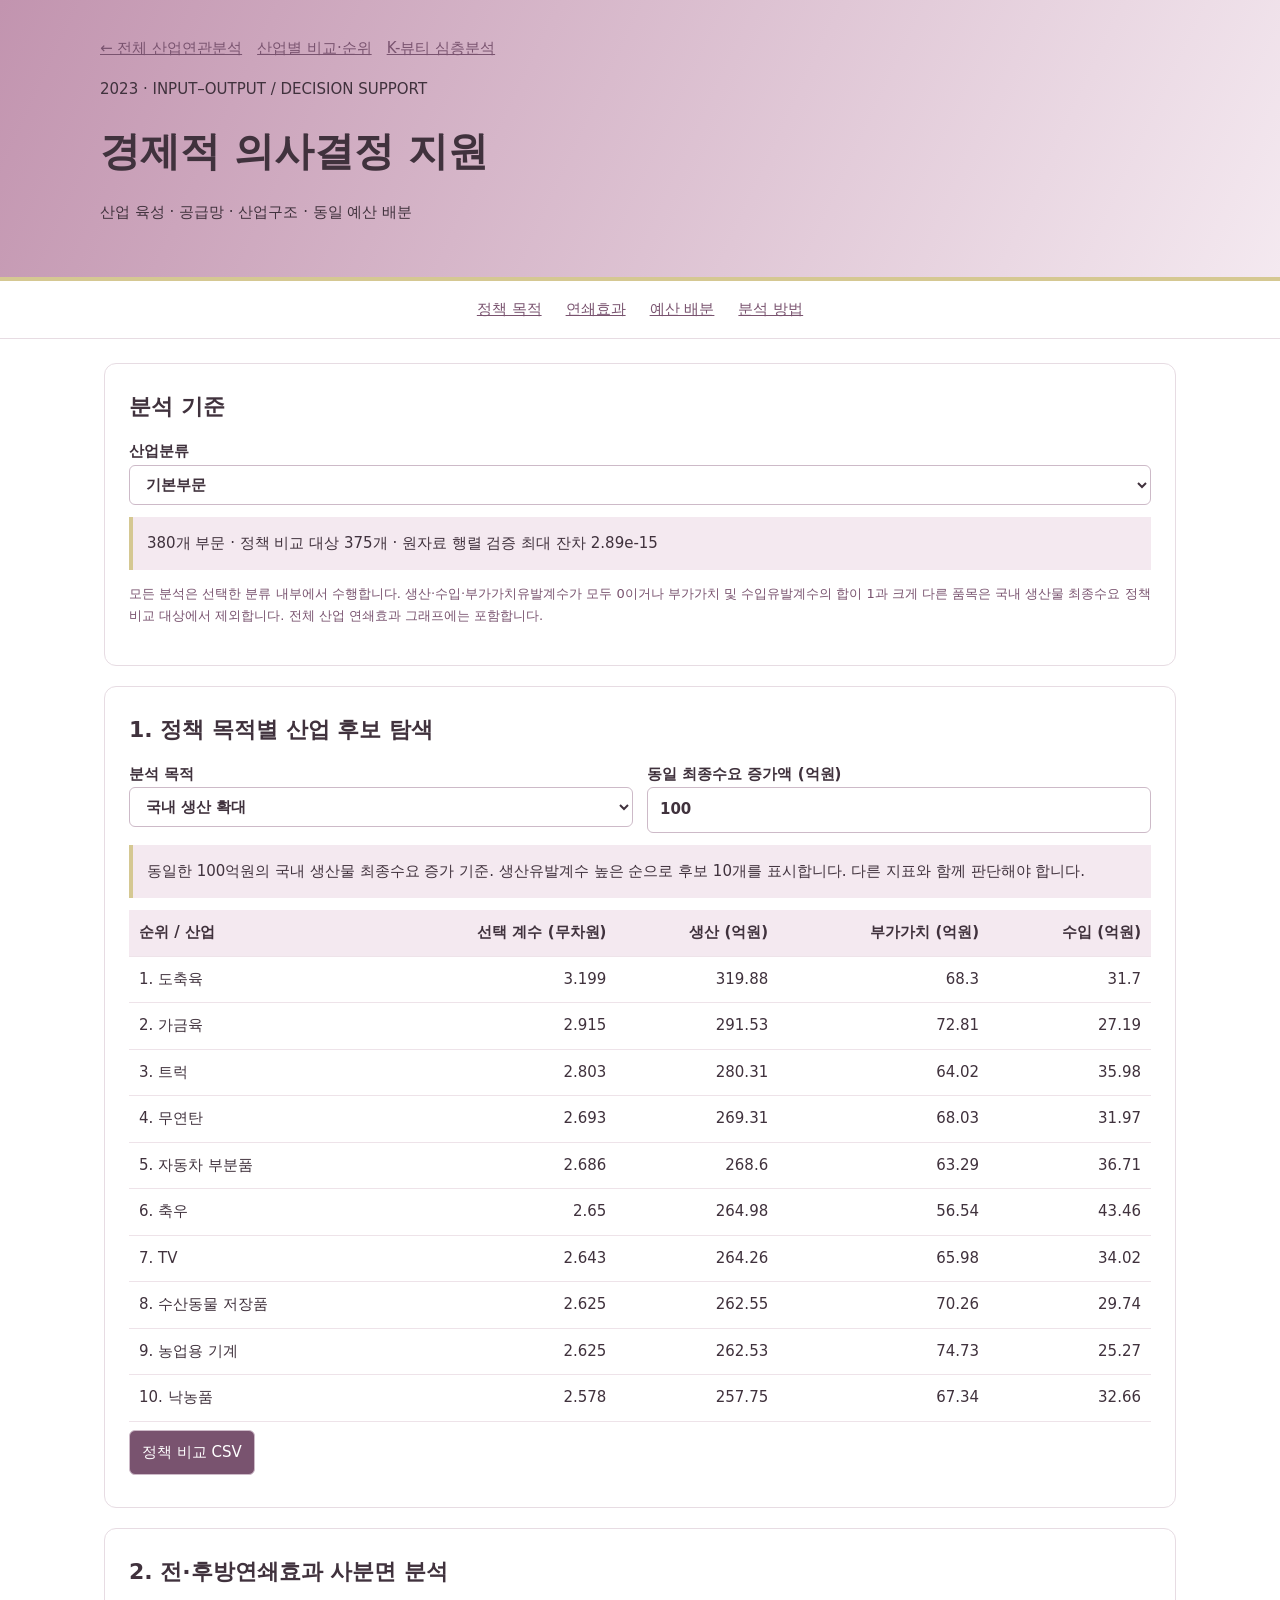
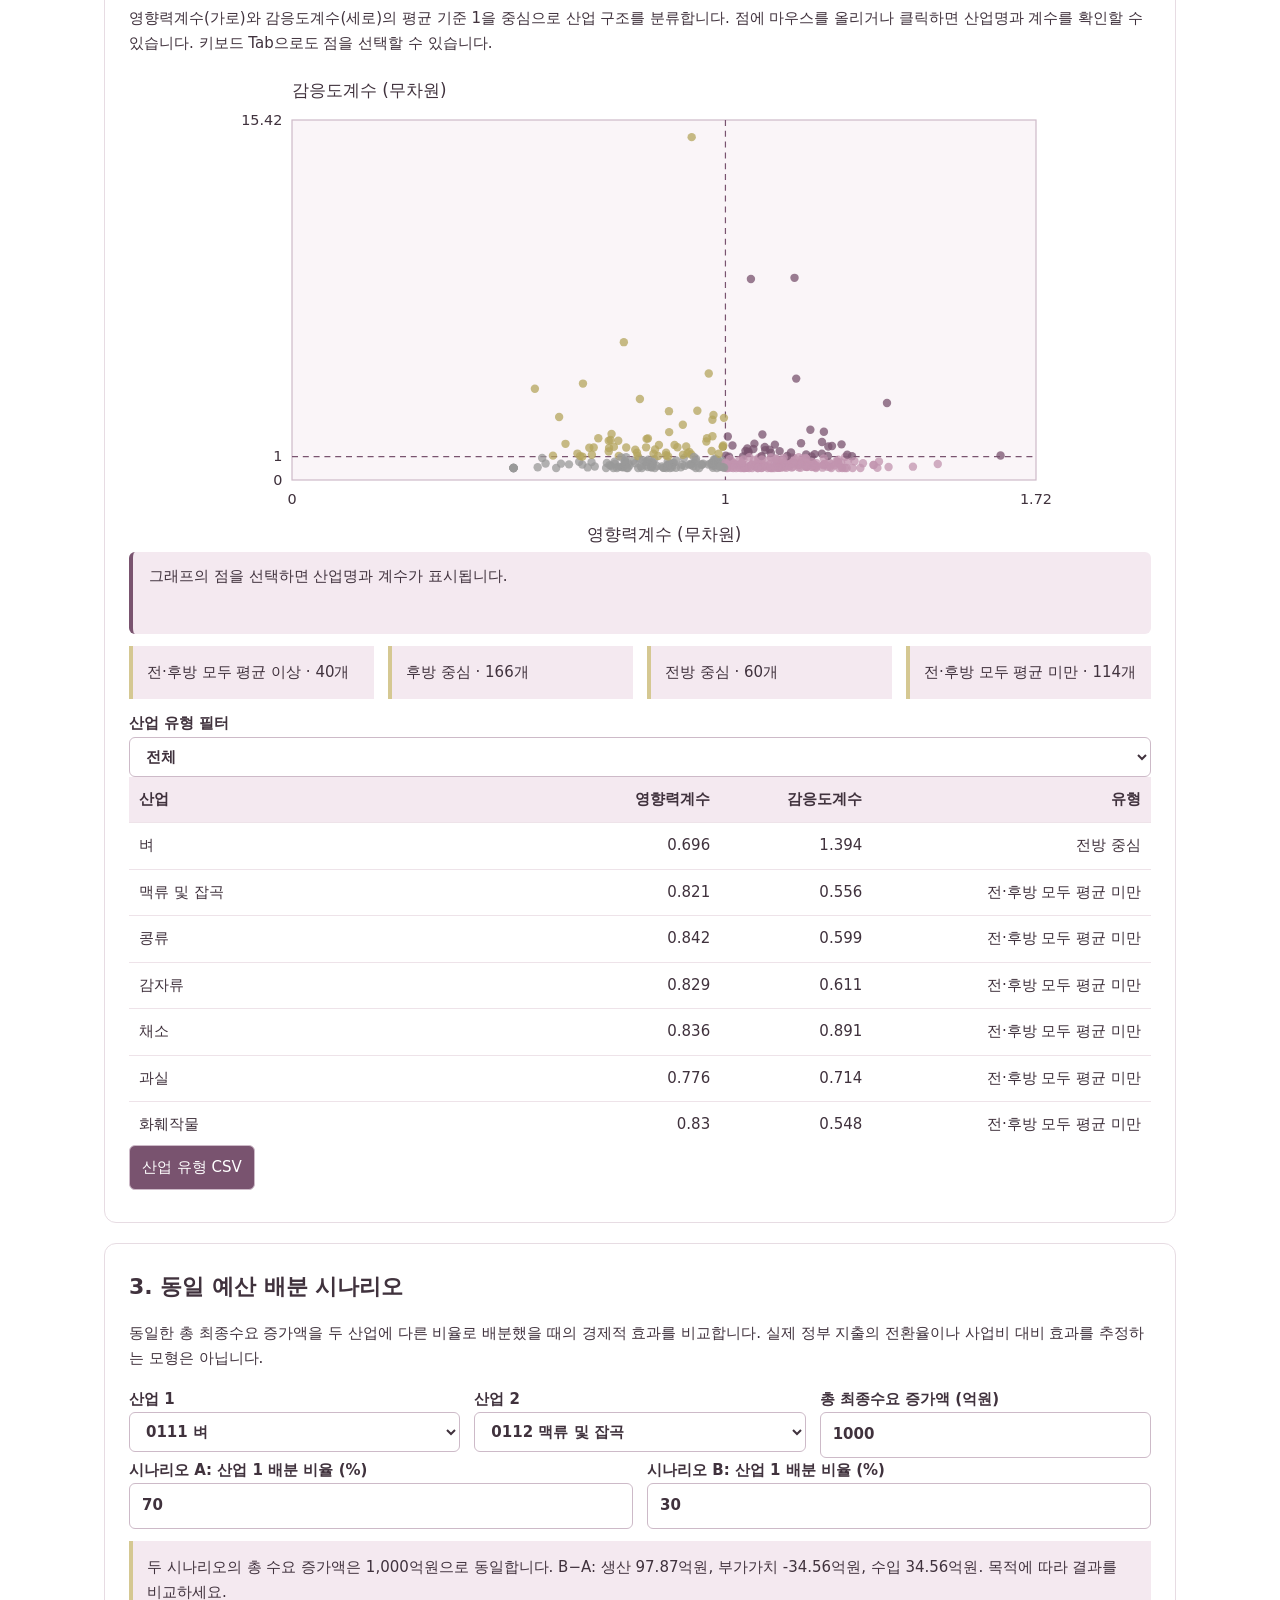
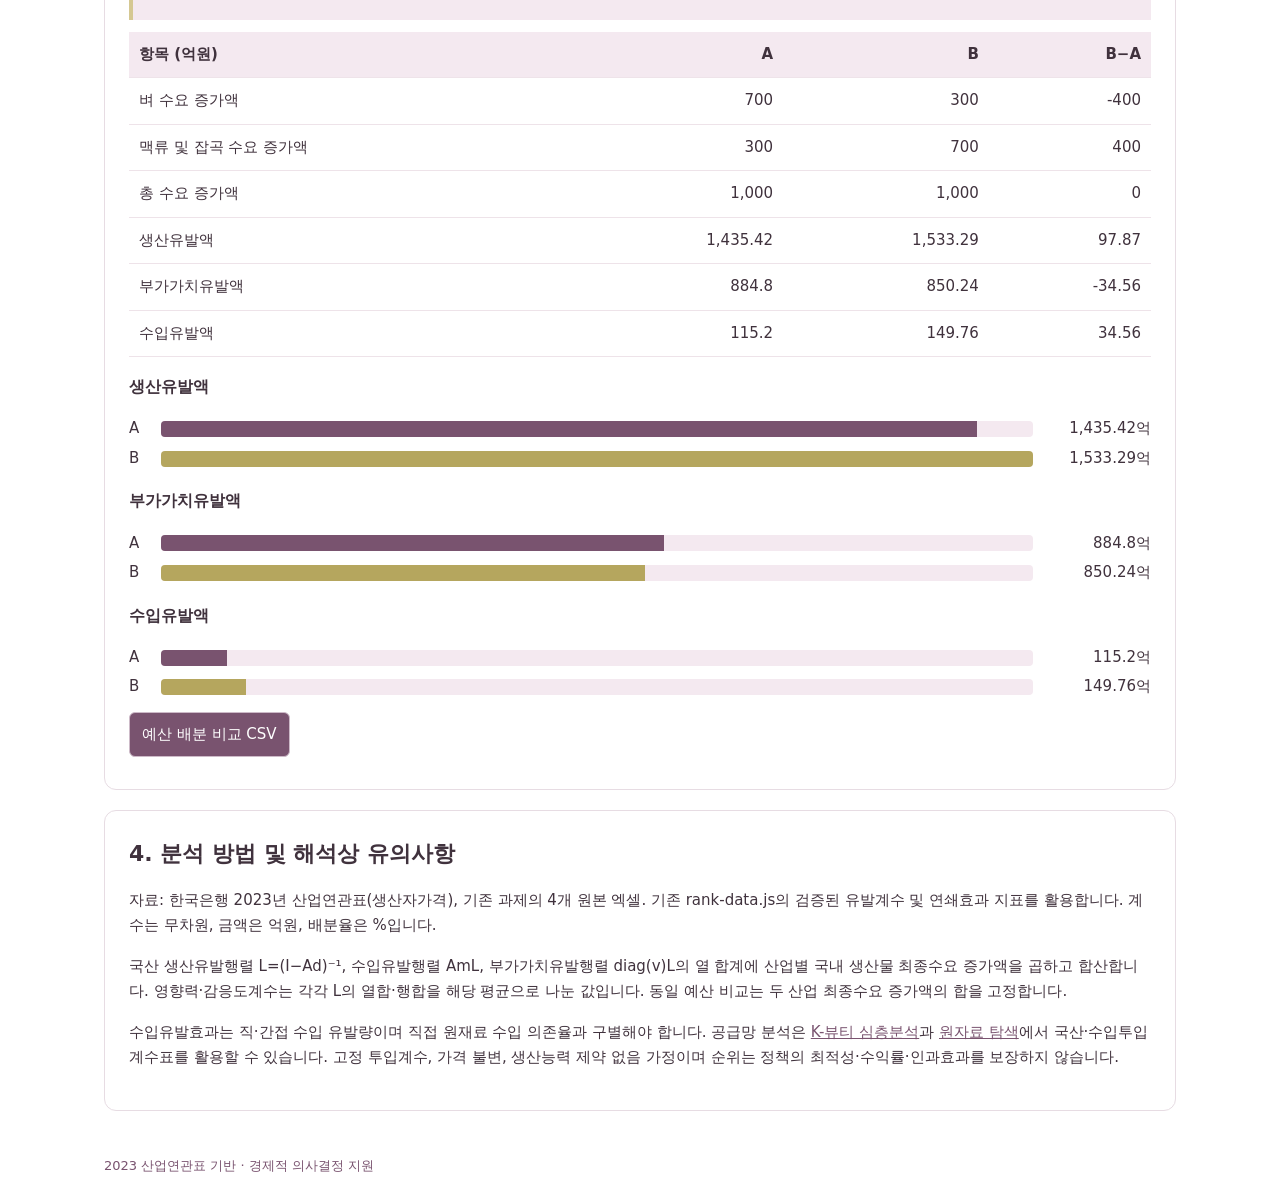
<file: decision.html>
<!doctype html><html lang="ko"><head><meta charset="utf-8"><meta name="viewport" content="width=device-width,initial-scale=1"><title>경제적 의사결정 지원</title><style>
*{box-sizing:border-box}body{margin:0;background:white;color:#40323d;font:15px/1.7 system-ui,sans-serif}header{background:linear-gradient(115deg,#c294af,#f4e9f0);border-bottom:4px solid #d5c892;padding:36px max(5%,calc((100% - 1080px)/2))}h1{font-size:clamp(25px,4vw,40px);margin:8px 0}a{color:#79536f}nav{padding:12px;text-align:center;position:sticky;top:0;background:white;border-bottom:1px solid #e7dce3;z-index:2}nav a{display:inline-block;margin:4px 12px}main{max-width:1120px;margin:auto;padding:24px}section{border:1px solid #e7dce3;border-radius:12px;padding:24px;margin-bottom:20px;scroll-margin-top:100px}h2{font-size:22px;margin:0 0 14px}h3{font-size:16px}label{display:block;font-weight:600}select,input,button{font:inherit;border:1px solid #cdbac8;border-radius:6px;padding:9px 12px;color:inherit;background:white;max-width:100%}select,input{width:100%}button{background:#79536f;color:white;cursor:pointer;margin:8px 0}button:disabled{opacity:.5;cursor:not-allowed}:focus-visible{outline:3px solid #c294af;outline-offset:2px}.grid{display:grid;grid-template-columns:repeat(auto-fit,minmax(210px,1fr));gap:14px}.note{font-size:13px;color:#79536f}.status{background:#f4e9f0;border-left:4px solid #d5c892;padding:14px;margin:12px 0}.scroll{overflow:auto}table{border-collapse:collapse;width:100%;font-variant-numeric:tabular-nums}th,td{padding:10px;border-bottom:1px solid #eee3e9;text-align:right;white-space:nowrap}th{background:#f4e9f0}th:first-child,td:first-child{text-align:left}.track{background:#f4e9f0;height:16px;border-radius:4px;overflow:hidden}.fill{height:100%;background:#79536f}.b{background:#b5a65e}.pair{display:grid;grid-template-columns:24px 1fr 110px;gap:8px;align-items:center;margin:4px 0}.pair span:last-child{text-align:right;font-variant-numeric:tabular-nums}svg{width:100%;max-height:480px;display:block}footer{max-width:1120px;margin:auto;padding:0 24px 24px;color:#79536f;font-size:13px}@media(max-width:600px){main{padding:12px}section{padding:15px}nav{position:static}.pair{grid-template-columns:20px 1fr 85px}}
#scatter{position:relative}#scatter circle{cursor:pointer;stroke:transparent;stroke-width:8px;pointer-events:all}#scatter circle:hover,#scatter circle:focus{stroke:#40323d;stroke-width:1.5px;opacity:1}#pointInfo{min-height:82px;padding:12px 16px;background:#f4e9f0;border-left:4px solid #79536f;border-radius:6px;white-space:pre-line}#pointTip{position:absolute;z-index:5;pointer-events:none;background:#40323d;color:white;padding:8px 12px;border-radius:7px;font-size:13px;white-space:pre-line;max-width:calc(100% - 16px);box-shadow:0 3px 12px #0002}#pointTip[hidden]{display:none}
</style><script src="rank-data.js"></script></head><body><header><a href="index.html">← 전체 산업연관분석</a>　<a href="ranking.html">산업별 비교·순위</a>　<a href="beauty.html">K-뷰티 심층분석</a><p>2023 · INPUT–OUTPUT / DECISION SUPPORT</p><h1>경제적 의사결정 지원</h1><p>산업 육성 · 공급망 · 산업구조 · 동일 예산 배분</p></header><nav><a href="#policy">정책 목적</a><a href="#linkage">연쇄효과</a><a href="#allocation">예산 배분</a><a href="#method">분석 방법</a></nav><main>
<section><h2>분석 기준</h2><label>산업분류<select id="level"><option value="basic">기본부문</option><option value="large">통합대분류</option><option value="medium">통합중분류</option><option value="small">통합소분류</option></select></label><div id="status" class="status"></div><p class="note">모든 분석은 선택한 분류 내부에서 수행합니다. 생산·수입·부가가치유발계수가 모두 0이거나 부가가치 및 수입유발계수의 합이 1과 크게 다른 품목은 국내 생산물 최종수요 정책 비교 대상에서 제외합니다. 전체 산업 연쇄효과 그래프에는 포함합니다.</p></section>
<section id="policy"><h2>1. 정책 목적별 산업 후보 탐색</h2><div class="grid"><label>분석 목적<select id="goal"><option value="2">국내 생산 확대</option><option value="4">국내 부가가치 창출</option><option value="3">수입유발효과 최소화</option><option value="5">후방연쇄효과 확대</option><option value="6">전방연쇄효과가 큰 산업 파악</option></select></label><label>동일 최종수요 증가액 (억원)<input type="number" min="0" value="100" id="shock"></label></div><p id="policyNote" class="status"></p><div class="scroll"><table><thead><tr><th>순위 / 산업</th><th>선택 계수 (무차원)</th><th>생산 (억원)</th><th>부가가치 (억원)</th><th>수입 (억원)</th></tr></thead><tbody id="policyRows"></tbody></table></div><button id="policyCsv">정책 비교 CSV</button></section>
<section id="linkage"><h2>2. 전·후방연쇄효과 사분면 분석</h2><p>영향력계수(가로)와 감응도계수(세로)의 평균 기준 1을 중심으로 산업 구조를 분류합니다. 점에 마우스를 올리거나 클릭하면 산업명과 계수를 확인할 수 있습니다. 키보드 Tab으로도 점을 선택할 수 있습니다.</p><div id="scatter"></div><div id="pointInfo" role="status">그래프의 점을 선택하면 산업명과 계수가 표시됩니다.</div><div id="quadrants" class="grid"></div><label>산업 유형 필터<select id="quad"><option value="all">전체</option><option value="HH">전·후방 모두 평균 이상</option><option value="HL">후방 중심</option><option value="LH">전방 중심</option><option value="LL">전·후방 모두 평균 미만</option></select></label><div class="scroll" style="max-height:360px"><table><thead><tr><th>산업</th><th>영향력계수</th><th>감응도계수</th><th>유형</th></tr></thead><tbody id="linkRows"></tbody></table></div><button id="linkCsv">산업 유형 CSV</button></section>
<section id="allocation"><h2>3. 동일 예산 배분 시나리오</h2><p>동일한 총 최종수요 증가액을 두 산업에 다른 비율로 배분했을 때의 경제적 효과를 비교합니다. 실제 정부 지출의 전환율이나 사업비 대비 효과를 추정하는 모형은 아닙니다.</p><div class="grid"><label>산업 1<select id="s1"></select></label><label>산업 2<select id="s2"></select></label><label>총 최종수요 증가액 (억원)<input id="budget" type="number" min="0" value="1000"></label></div><div class="grid"><label>시나리오 A: 산업 1 배분 비율 (%)<input id="a" type="number" min="0" max="100" value="70"></label><label>시나리오 B: 산업 1 배분 비율 (%)<input id="b" type="number" min="0" max="100" value="30"></label></div><div id="allocNote" class="status" role="status"></div><div class="scroll"><table><thead><tr><th>항목 (억원)</th><th>A</th><th>B</th><th>B−A</th></tr></thead><tbody id="allocRows"></tbody></table></div><div id="allocChart"></div><button id="allocCsv">예산 배분 비교 CSV</button></section>
<section id="method"><h2>4. 분석 방법 및 해석상 유의사항</h2><p>자료: 한국은행 2023년 산업연관표(생산자가격), 기존 과제의 4개 원본 엑셀. 기존 rank-data.js의 검증된 유발계수 및 연쇄효과 지표를 활용합니다. 계수는 무차원, 금액은 억원, 배분율은 %입니다.</p><p>국산 생산유발행렬 L=(I−Ad)⁻¹, 수입유발행렬 AmL, 부가가치유발행렬 diag(v)L의 열 합계에 산업별 국내 생산물 최종수요 증가액을 곱하고 합산합니다. 영향력·감응도계수는 각각 L의 열합·행합을 해당 평균으로 나눈 값입니다. 동일 예산 비교는 두 산업 최종수요 증가액의 합을 고정합니다.</p><p>수입유발효과는 직·간접 수입 유발량이며 직접 원재료 수입 의존율과 구별해야 합니다. 공급망 분석은 <a href="beauty.html">K-뷰티 심층분석</a>과 <a href="index.html#explorer">원자료 탐색</a>에서 국산·수입투입계수표를 활용할 수 있습니다. 고정 투입계수, 가격 불변, 생산능력 제약 없음 가정이며 순위는 정책의 최적성·수익률·인과효과를 보장하지 않습니다.</p></section></main><footer>2023 산업연관표 기반 · 경제적 의사결정 지원</footer>
<script>
const $=id=>document.getElementById(id), f=(x,k=3)=>x.toLocaleString('ko-KR',{maximumFractionDigits:k,minimumFractionDigits:0}), names={HH:'전·후방 모두 평균 이상',HL:'후방 중심',LH:'전방 중심',LL:'전·후방 모두 평균 미만'}, labels={2:'생산유발계수',3:'수입유발계수',4:'부가가치유발계수',5:'영향력계수',6:'감응도계수'};let all=[],eligible=[],policyOut=[],linkOut=[],allocOut=[];const node=(t,s)=>{let e=document.createElement(t);e.textContent=s;return e};function tr(p,a){let e=node('tr','');a.forEach(v=>e.append(node('td',v)));p.append(e)}function cls(r){return(r[5]>=1?'H':'L')+(r[6]>=1?'H':'L')}function validNum(id,min,max=Infinity){let v=$(id).value;let n=Number(v);return v!==''&&Number.isFinite(n)&&n>=min&&n<=max?n:null}function csv(name,rows){let a=node('a','');let u=URL.createObjectURL(new Blob(['\ufeff'+rows.map(r=>r.map(v=>'"'+String(v).replaceAll('"','""')+'"').join(',')).join('\r\n')],{type:'text/csv;charset=utf-8'}));a.href=u;a.download=name;a.click();setTimeout(()=>URL.revokeObjectURL(u),1000)}
function policy(){let k=Number($('goal').value),v=validNum('shock',0);$('policyRows').replaceChildren();policyOut=[];$('policyCsv').disabled=true;if(v===null){$('policyNote').textContent='0 이상의 유효한 증가액을 입력하세요.';return}let list=[...eligible].sort((a,b)=>k===3?a[k]-b[k]:b[k]-a[k]).slice(0,10);$('policyNote').textContent='동일한 '+f(v,2)+'억원의 국내 생산물 최종수요 증가 기준. '+labels[k]+(k===3?' 낮은':' 높은')+' 순으로 후보 10개를 표시합니다. '+(k===6?'감응도는 전체 산업 수요 변화에 대한 반응 지표이며 개별 산업 육성 효과 순위가 아닙니다.':'다른 지표와 함께 판단해야 합니다.');policyOut=[['산업분류','순위','코드','산업',labels[k]+'(무차원)','수요증가액(억원)','생산유발액(억원)','부가가치유발액(억원)','수입유발액(억원)']];list.forEach((r,i)=>{tr($('policyRows'),[(i+1)+'. '+r[1],f(r[k]),f(v*r[2],2),f(v*r[4],2),f(v*r[3],2)]);policyOut.push([$('level').value,i+1,r[0],r[1],r[k],v,v*r[2],v*r[4],v*r[3]])});$('policyCsv').disabled=false}
function linkage(){let filter=$('quad').value, subset=all.filter(r=>filter==='all'||cls(r)===filter);$('linkRows').replaceChildren();linkOut=[['산업분류','코드','산업','영향력계수(무차원)','감응도계수(무차원)','유형']];subset.forEach(r=>{tr($('linkRows'),[r[1],f(r[5]),f(r[6]),names[cls(r)]]);linkOut.push([$('level').value,r[0],r[1],r[5],r[6],names[cls(r)]])});let p=$('quadrants');p.replaceChildren();for(let k of Object.keys(names)){let e=node('div',names[k]+' · '+all.filter(r=>cls(r)===k).length+'개');e.className='status';p.append(e)}let ns='http://www.w3.org/2000/svg',svg=document.createElementNS(ns,'svg');svg.setAttribute('viewBox','0 0 720 400');svg.setAttribute('role','img');svg.setAttribute('aria-label','영향력 및 감응도계수 산점도');let xmin=Math.min(0,...all.map(r=>r[5])),xmax=Math.max(1.1,...all.map(r=>r[5]))*1.05,ymin=Math.min(0,...all.map(r=>r[6])),ymax=Math.max(1.1,...all.map(r=>r[6]))*1.05;let X=v=>70+(v-xmin)/(xmax-xmin)*620,Y=v=>340-(v-ymin)/(ymax-ymin)*300;function add(t,a,s){let e=document.createElementNS(ns,t);Object.entries(a).forEach(([k,v])=>e.setAttribute(k,v));if(s!==undefined)e.textContent=s;svg.append(e);return e}add('rect',{x:70,y:40,width:620,height:300,fill:'#faf5f8',stroke:'#cdbac8'});for(let [x1,y1,x2,y2] of [[X(1),40,X(1),340],[70,Y(1),690,Y(1)]])add('line',{x1,y1,x2,y2,stroke:'#79536f','stroke-dasharray':'5 4'});for(let r of subset){let e=add('circle',{cx:X(r[5]),cy:Y(r[6]),r:3.5,fill:cls(r)==='HH'?'#79536f':cls(r)==='HL'?'#c294af':cls(r)==='LH'?'#b5a65e':'#999',opacity:.75});let detail=r[1]+' ('+r[0]+')\n영향력계수: '+f(r[5])+' · 감응도계수: '+f(r[6])+'\n'+names[cls(r)];e.setAttribute('tabindex','0');e.setAttribute('aria-label',detail);function show(ev){$('pointInfo').textContent=detail;let tip=$('pointTip');tip.textContent=detail;tip.hidden=false;let box=$('scatter').getBoundingClientRect(),dot=e.getBoundingClientRect();let xx=ev&&ev.clientX?ev.clientX:dot.left+dot.width/2,yy=ev&&ev.clientY?ev.clientY:dot.top;tip.style.left=Math.max(8,Math.min(xx-box.left+12,box.width-tip.offsetWidth-8))+'px';tip.style.top=Math.max(0,yy-box.top-tip.offsetHeight-8)+'px'}function hide(){ $('pointTip').hidden=true }e.addEventListener('pointerenter',show);e.addEventListener('pointermove',show);e.addEventListener('pointerleave',hide);e.addEventListener('focus',show);e.addEventListener('blur',hide);e.addEventListener('click',show);e.addEventListener('keydown',ev=>{if(ev.key==='Enter'||ev.key===' '){ev.preventDefault();show(ev)}})}for(let v of [xmin,1,xmax])add('text',{x:X(v),y:360,'text-anchor':'middle','font-size':12,fill:'#40323d'},f(v,2));for(let v of [ymin,1,ymax])add('text',{x:62,y:Y(v)+4,'text-anchor':'end','font-size':12,fill:'#40323d'},f(v,2));add('text',{x:380,y:390,'text-anchor':'middle','font-size':14,fill:'#40323d'},'영향력계수 (무차원)');add('text',{x:70,y:20,'font-size':14,fill:'#40323d'},'감응도계수 (무차원)');let tip=document.createElement('div');tip.id='pointTip';tip.hidden=true;$('scatter').replaceChildren(svg,tip);$('pointInfo').textContent='그래프의 점을 선택하면 산업명과 계수가 표시됩니다.'}
function allocation(){let n=validNum('budget',0),a=validNum('a',0,100),b=validNum('b',0,100),r=eligible.find(r=>r[0]===$('s1').value),s=eligible.find(r=>r[0]===$('s2').value);$('allocRows').replaceChildren();$('allocChart').replaceChildren();allocOut=[];$('allocCsv').disabled=true;if(n===null||a===null||b===null||!r||!s||r===s){$('allocNote').textContent='서로 다른 두 산업, 0 이상의 금액 및 0~100%의 배분율을 입력하세요.';return}let calc=(p,k)=>n*(p/100*r[k]+(1-p/100)*s[k]);let rows=[[r[1]+' 수요 증가액',n*a/100,n*b/100],[s[1]+' 수요 증가액',n*(1-a/100),n*(1-b/100)],['총 수요 증가액',n,n],['생산유발액',calc(a,2),calc(b,2)],['부가가치유발액',calc(a,4),calc(b,4)],['수입유발액',calc(a,3),calc(b,3)]];allocOut=[['산업분류','항목','A(억원)','B(억원)','B-A(억원)']];rows.forEach(([t,x,y])=>{tr($('allocRows'),[t,f(x,2),f(y,2),f(y-x,2)]);allocOut.push([$('level').value,t,x,y,y-x])});let max=Math.max(1,...rows.slice(3).flatMap(r=>[r[1],r[2]]));for(let [t,x,y] of rows.slice(3)){let p=$('allocChart');p.append(node('h3',t));for(let [l,v] of [['A',x],['B',y]]){let row=node('div','');row.className='pair';let track=node('div','');track.className='track';let fill=node('div','');fill.className='fill'+(l==='B'?' b':'');fill.style.width=Math.max(0,100*v/max)+'%';track.append(fill);row.append(node('span',l),track,node('span',f(v,2)+'억'));p.append(row)}}$('allocNote').textContent='두 시나리오의 총 수요 증가액은 '+f(n,2)+'억원으로 동일합니다. B−A: 생산 '+f(rows[3][2]-rows[3][1],2)+'억원, 부가가치 '+f(rows[4][2]-rows[4][1],2)+'억원, 수입 '+f(rows[5][2]-rows[5][1],2)+'억원. 목적에 따라 결과를 비교하세요.';$('allocCsv').disabled=false}
function reload(){let d=RANK_DATA[$('level').value];all=d.rows;eligible=all.filter(r=>r[2]>0&&Math.abs(r[3]+r[4]-1)<1e-6);$('status').textContent=all.length+'개 부문 · 정책 비교 대상 '+eligible.length+'개 · 원자료 행렬 검증 최대 잔차 '+Math.max(...Object.values(d.residuals)).toExponential(2);for(let id of ['s1','s2']){$(id).replaceChildren();eligible.forEach(r=>{let e=node('option',r[0]+' '+r[1]);e.value=r[0];$(id).append(e)})}if(eligible.length>1)$('s2').selectedIndex=1;policy();linkage();allocation()}$('level').onchange=reload;for(let id of ['goal','shock'])$(id).oninput=policy;$('quad').onchange=linkage;for(let id of ['s1','s2','budget','a','b'])$(id).oninput=allocation;$('policyCsv').onclick=()=>csv('policy.csv',policyOut);$('linkCsv').onclick=()=>csv('linkage.csv',linkOut);$('allocCsv').onclick=()=>csv('allocation.csv',allocOut);reload();
</script></body></html>
</file>
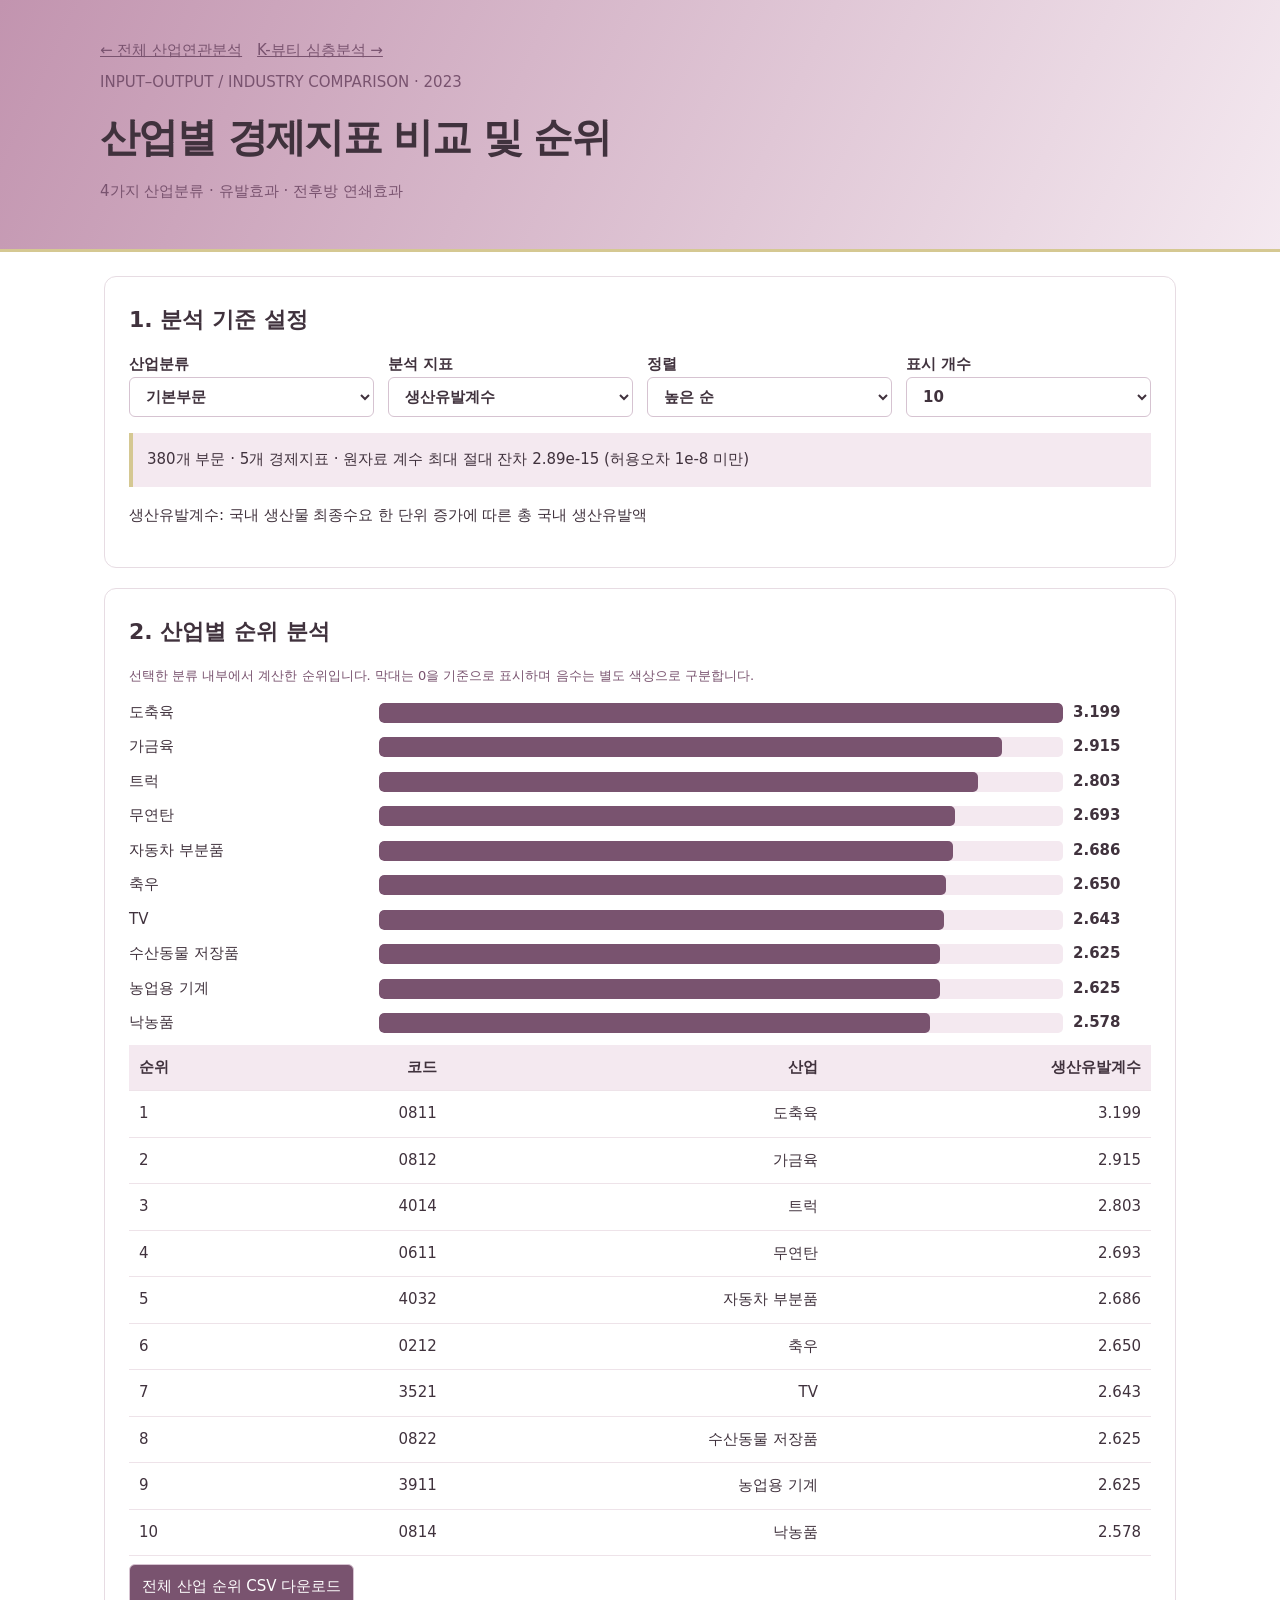
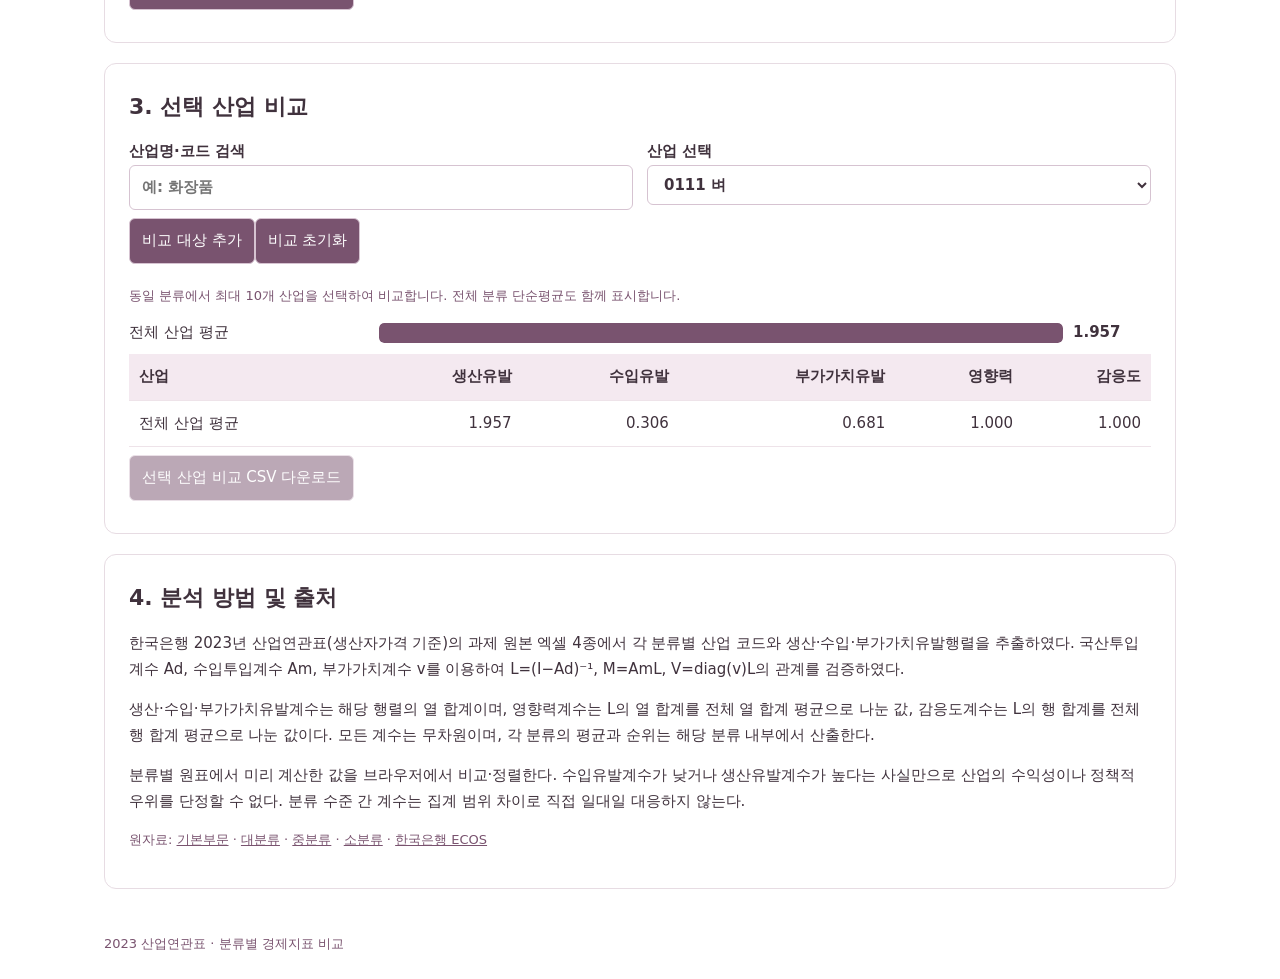
<file: ranking.html>
<!doctype html><html lang="ko"><head><meta charset="utf-8"><meta name="viewport" content="width=device-width,initial-scale=1"><title>산업별 비교·순위 분석</title><style>
*{box-sizing:border-box}body{margin:0;background:#fff;color:#40323d;font:15px/1.7 system-ui,sans-serif}header{background:linear-gradient(115deg,#C294AF,#F4E9F0);border-bottom:3px solid #D5C892;padding:38px max(5%,calc((100% - 1080px)/2))}header p{margin:6px 0;color:#79536f}h1{font-size:clamp(26px,4vw,40px);margin:8px 0;letter-spacing:-.04em}a{color:#79536f}main{max-width:1120px;margin:auto;padding:24px}section{border:1px solid #e7dce3;border-radius:12px;padding:24px;margin-bottom:20px}h2{margin:0 0 14px;font-size:22px}label{display:block;font-weight:600}select,input,button{font:inherit;padding:9px 12px;border:1px solid #d6c3d1;border-radius:6px;background:white;color:inherit;max-width:100%}select,input{width:100%}button{background:#79536f;color:white;cursor:pointer;margin:8px 0}button:disabled{opacity:.5}button:focus-visible,input:focus-visible,select:focus-visible,a:focus-visible{outline:3px solid #c294af;outline-offset:2px}.grid{display:grid;grid-template-columns:repeat(auto-fit,minmax(180px,1fr));gap:14px}.note{font-size:13px;color:#79536f}.scroll{overflow:auto}table{border-collapse:collapse;width:100%;font-variant-numeric:tabular-nums}th,td{padding:10px;border-bottom:1px solid #eee3e9;text-align:right;white-space:nowrap}th{background:#f4e9f0}th:first-child,td:first-child{text-align:left} .barrow{display:grid;grid-template-columns:minmax(100px,240px) 1fr 78px;gap:10px;align-items:center;margin:9px 0}.track{height:20px;background:#f4e9f0;border-radius:5px;overflow:hidden}.fill{height:100%;background:#79536f;border-radius:5px}.negative{background:#d5c892}.chips{display:flex;flex-wrap:wrap;gap:8px}.chip{background:#f4e9f0;color:#40323d;border:1px solid #d6c3d1}.status{background:#f4e9f0;border-left:4px solid #d5c892;padding:14px;margin:16px 0}footer{max-width:1120px;margin:auto;padding:0 24px 24px;color:#79536f;font-size:13px}@media(max-width:600px){main{padding:12px}section{padding:15px}.barrow{grid-template-columns:100px 1fr 65px;font-size:12px}}
</style><script src="rank-data.js"></script></head><body><header><a href="index.html">← 전체 산업연관분석</a>　<a href="beauty.html">K-뷰티 심층분석 →</a><p>INPUT–OUTPUT / INDUSTRY COMPARISON · 2023</p><h1>산업별 경제지표 비교 및 순위</h1><p>4가지 산업분류 · 유발효과 · 전후방 연쇄효과</p></header><main><section><h2>1. 분석 기준 설정</h2><div class="grid"><label>산업분류<select id="level"><option value="basic">기본부문</option><option value="large">통합대분류</option><option value="medium">통합중분류</option><option value="small">통합소분류</option></select></label><label>분석 지표<select id="metric"><option value="2">생산유발계수</option><option value="3">수입유발계수</option><option value="4">부가가치유발계수</option><option value="5">영향력계수</option><option value="6">감응도계수</option></select></label><label>정렬<select id="order"><option value="desc">높은 순</option><option value="asc">낮은 순</option></select></label><label>표시 개수<select id="count"><option>10</option><option>20</option><option>30</option></select></label></div><div class="status" id="status" role="status"></div><p id="definition"></p></section><section><h2>2. 산업별 순위 분석</h2><p class="note">선택한 분류 내부에서 계산한 순위입니다. 막대는 0을 기준으로 표시하며 음수는 별도 색상으로 구분합니다.</p><div id="chart"></div><div class="scroll"><table><thead id="head"></thead><tbody id="ranking"></tbody></table></div><button id="downloadRank">전체 산업 순위 CSV 다운로드</button></section><section><h2>3. 선택 산업 비교</h2><div class="grid"><label>산업명·코드 검색<input id="search" placeholder="예: 화장품"></label><label>산업 선택<select id="sector"></select></label></div><button id="add">비교 대상 추가</button><button id="clear">비교 초기화</button><div class="chips" id="chips"></div><p class="note">동일 분류에서 최대 10개 산업을 선택하여 비교합니다. 전체 분류 단순평균도 함께 표시합니다.</p><div id="comparisonChart"></div><div class="scroll"><table><thead><tr><th>산업</th><th>생산유발</th><th>수입유발</th><th>부가가치유발</th><th>영향력</th><th>감응도</th></tr></thead><tbody id="comparison"></tbody></table></div><button id="downloadCompare">선택 산업 비교 CSV 다운로드</button></section><section><h2>4. 분석 방법 및 출처</h2><p>한국은행 2023년 산업연관표(생산자가격 기준)의 과제 원본 엑셀 4종에서 각 분류별 산업 코드와 생산·수입·부가가치유발행렬을 추출하였다. 국산투입계수 Ad, 수입투입계수 Am, 부가가치계수 v를 이용하여 L=(I−Ad)⁻¹, M=AmL, V=diag(v)L의 관계를 검증하였다.</p><p>생산·수입·부가가치유발계수는 해당 행렬의 열 합계이며, 영향력계수는 L의 열 합계를 전체 열 합계 평균으로 나눈 값, 감응도계수는 L의 행 합계를 전체 행 합계 평균으로 나눈 값이다. 모든 계수는 무차원이며, 각 분류의 평균과 순위는 해당 분류 내부에서 산출한다.</p><p>분류별 원표에서 미리 계산한 값을 브라우저에서 비교·정렬한다. 수입유발계수가 낮거나 생산유발계수가 높다는 사실만으로 산업의 수익성이나 정책적 우위를 단정할 수 없다. 분류 수준 간 계수는 집계 범위 차이로 직접 일대일 대응하지 않는다.</p><p class="note">원자료: <a href="data/io-2023.xlsx">기본부문</a> · <a href="data/io-2023-large.xlsx">대분류</a> · <a href="data/io-2023-medium.xlsx">중분류</a> · <a href="data/io-2023-small.xlsx">소분류</a> · <a href="https://ecos.bok.or.kr/">한국은행 ECOS</a></p></section></main><footer>2023 산업연관표 · 분류별 경제지표 비교</footer><script>
const $=id=>document.getElementById(id), names=['산업코드','산업명','생산유발계수','수입유발계수','부가가치유발계수','영향력계수','감응도계수'],defs=['','','국내 생산물 최종수요 한 단위 증가에 따른 총 국내 생산유발액','국내 생산물 최종수요 한 단위 증가에 따른 총 수입유발액','국내 생산물 최종수요 한 단위 증가에 따른 총 국내 부가가치유발액','1보다 크면 전체 분류 평균보다 후방연쇄효과가 높음','1보다 크면 전체 분류 평균보다 전방연쇄효과 지표가 높음'];let selected=[];const rows=()=>RANK_DATA[$('level').value].rows, metric=()=>Number($('metric').value), fmt=x=>x.toFixed(3);function el(t,v){let n=document.createElement(t);n.textContent=v;return n}function tr(parent,vals,tag='td'){let r=el('tr','');vals.forEach(x=>r.append(el(tag,x)));parent.append(r)}function sorted(){let k=metric(),d=$('order').value==='desc'?-1:1;return [...rows()].sort((a,b)=>d*(a[k]-b[k])||a[0].localeCompare(b[0]))}function bars(id,rs,k){let p=$(id);p.replaceChildren();let m=Math.max(...rs.map(r=>Math.abs(r[k])),1e-12);for(let r of rs){let line=el('div','');line.className='barrow';let track=el('div','');track.className='track';let fill=el('div','');fill.className='fill'+(r[k]<0?' negative':'');fill.style.width=100*Math.abs(r[k])/m+'%';track.append(fill);line.append(el('span',r[1]),track,el('b',fmt(r[k])));p.append(line)}}function render(){let k=metric(),r=sorted().slice(0,Number($('count').value));let d=RANK_DATA[$('level').value];$('status').textContent=rows().length+'개 부문 · 5개 경제지표 · 원자료 계수 최대 절대 잔차 '+Math.max(...Object.values(d.residuals)).toExponential(2)+' (허용오차 1e-8 미만)';$('definition').textContent=names[k]+': '+defs[k];$('head').replaceChildren();tr($('head'),['순위','코드','산업',names[k]],'th');$('ranking').replaceChildren();r.forEach((x,i)=>tr($('ranking'),[i+1,x[0],x[1],fmt(x[k])]));bars('chart',r,k);compare()}function options(){let q=$('search').value.trim().toLowerCase(),p=$('sector');p.replaceChildren();for(let r of rows().filter(x=>(x[0]+' '+x[1]).toLowerCase().includes(q))){let o=el('option',r[0]+' '+r[1]);o.value=r[0];p.append(o)}$('add').disabled=!p.options.length||selected.length>=10}function average(){return ['','전체 산업 평균',...Array.from({length:5},(_,i)=>rows().reduce((s,r)=>s+r[i+2],0)/rows().length)]}function compare(){let chosen=selected.map(c=>rows().find(r=>r[0]===c)).filter(Boolean),p=$('comparison');p.replaceChildren();$('chips').replaceChildren();for(let r of chosen){let b=el('button',r[1]+' ×');b.className='chip';b.onclick=()=>{selected=selected.filter(x=>x!==r[0]);compare();options()};$('chips').append(b)}let all=[...chosen,average()];all.forEach(r=>tr(p,[r[1],...r.slice(2).map(fmt)]));bars('comparisonChart',all,metric());$('downloadCompare').disabled=!chosen.length}function save(name,rs){let csv='\ufeff'+rs.map(r=>r.map(v=>'"'+String(v).replaceAll('"','""')+'"').join(',')).join('\r\n');let u=URL.createObjectURL(new Blob([csv],{type:'text/csv;charset=utf-8'}));let a=el('a','');a.href=u;a.download=name;a.click();setTimeout(()=>URL.revokeObjectURL(u),1000)}$('level').onchange=()=>{selected=[];$('search').value='';options();render()};for(let id of ['metric','order','count'])$(id).onchange=render;$('search').oninput=options;$('add').onclick=()=>{let c=$('sector').value;if(c&&!selected.includes(c)&&selected.length<10)selected.push(c);compare();options()};$('clear').onclick=()=>{selected=[];compare();options()};$('downloadRank').onclick=()=>save('industry-ranking-'+$('level').value+'.csv',[['순위',...names],...sorted().map((r,i)=>[i+1,...r])]);$('downloadCompare').onclick=()=>save('industry-comparison-'+$('level').value+'.csv',[names,...selected.map(c=>rows().find(r=>r[0]===c)),average()]);options();render();
</script></body></html>
</file>
<file: style.css>
*{box-sizing:border-box}html{scroll-behavior:smooth}body{margin:0;font-family:system-ui,sans-serif;background:#f1f5f9;color:#172d42;line-height:1.7}header{background:#123b50;color:white;padding:36px max(24px,calc((100vw - 1080px)/2))}header h1{font-size:clamp(1.7rem,4vw,2.6rem);margin:6px 0}nav{display:flex;gap:24px;flex-wrap:wrap;padding:14px 24px;background:#fff;border-bottom:1px solid #cbd5e1}a{color:#0d5c73}main{max-width:1120px;margin:auto;padding:24px}section{background:white;border:1px solid #dce5eb;border-radius:12px;margin-bottom:24px;padding:26px;scroll-margin-top:20px}h2{margin-top:0}label{display:block;margin:15px 0;font-weight:600}input,select{display:block;width:100%;padding:11px;border:1px solid #64748b;border-radius:6px;font:inherit;margin-top:5px}button{font:inherit;cursor:pointer;padding:10px 17px;background:#145c70;color:white;border:0;border-radius:6px;margin:5px 8px 5px 0}button:disabled{opacity:.5;cursor:wait}:focus-visible{outline:3px solid #b65c00;outline-offset:3px}.note{color:#526478;font-size:.92rem}#status{background:#eaf5f5;padding:14px;border-radius:8px}.scroll{overflow:auto;max-height:460px}table{width:100%;border-collapse:collapse;font-size:.94rem}th,td{padding:10px;border-bottom:1px solid #dce5eb;text-align:left}thead{position:sticky;top:0;background:#eaf0f4}td:last-child{font-variant-numeric:tabular-nums}caption{text-align:left;padding:12px 0}.cards{display:grid;grid-template-columns:repeat(auto-fit,minmax(180px,1fr));gap:12px}.card{padding:16px;background:#edf6f7;border-radius:8px}.card strong{display:block;font-size:1.5rem}.bar{margin:12px 0}.track{background:#edf2f7;border-radius:4px;height:12px}.fill{height:12px;background:#168179;border-radius:4px}pre{white-space:pre-wrap;overflow-wrap:anywhere;background:#f1f5f9;padding:15px}footer{text-align:center;padding:24px}#basket button{font-size:.85rem} @media(max-width:600px){main{padding:12px}section{padding:18px}nav{gap:14px}}
.loading-status{background:#fff;border:1px solid #dce5eb;border-radius:10px;padding:12px 20px;margin-bottom:24px}.loading-status #status{margin:0;background:transparent;padding:6px 0}.loading-status details{font-size:.9rem;color:#526478}

.section-heading{display:flex;align-items:center;justify-content:space-between;gap:16px;flex-wrap:wrap;margin-bottom:14px}.section-heading h2{margin:0}.section-heading button{margin:0;white-space:nowrap}

.load-controls{display:flex;gap:12px;align-items:flex-end;flex-wrap:wrap}.load-controls label{margin:0;min-width:190px;font-size:.9rem}.load-controls select{margin:0}.load-controls button{margin:0 0 2px 0}@media(max-width:600px){.load-controls{width:100%}.load-controls label,.load-controls button{width:100%}}
</file>
